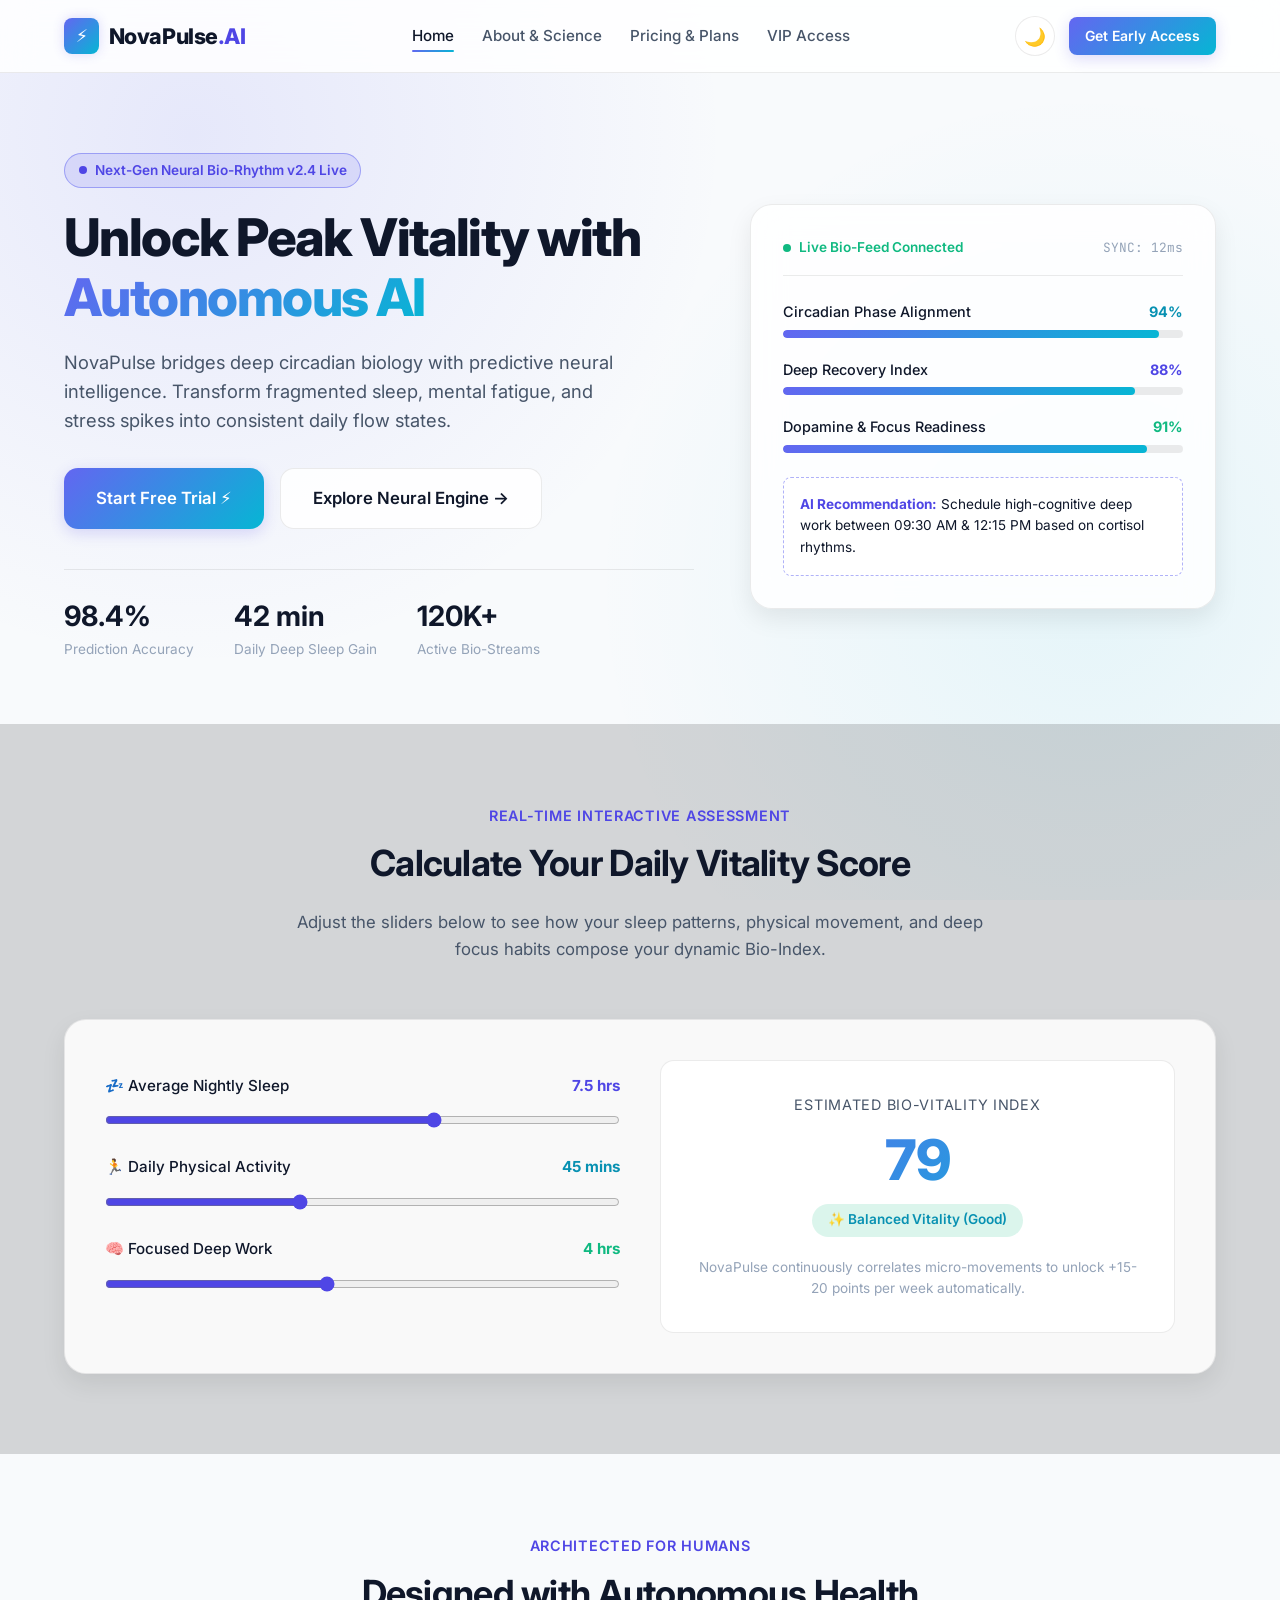
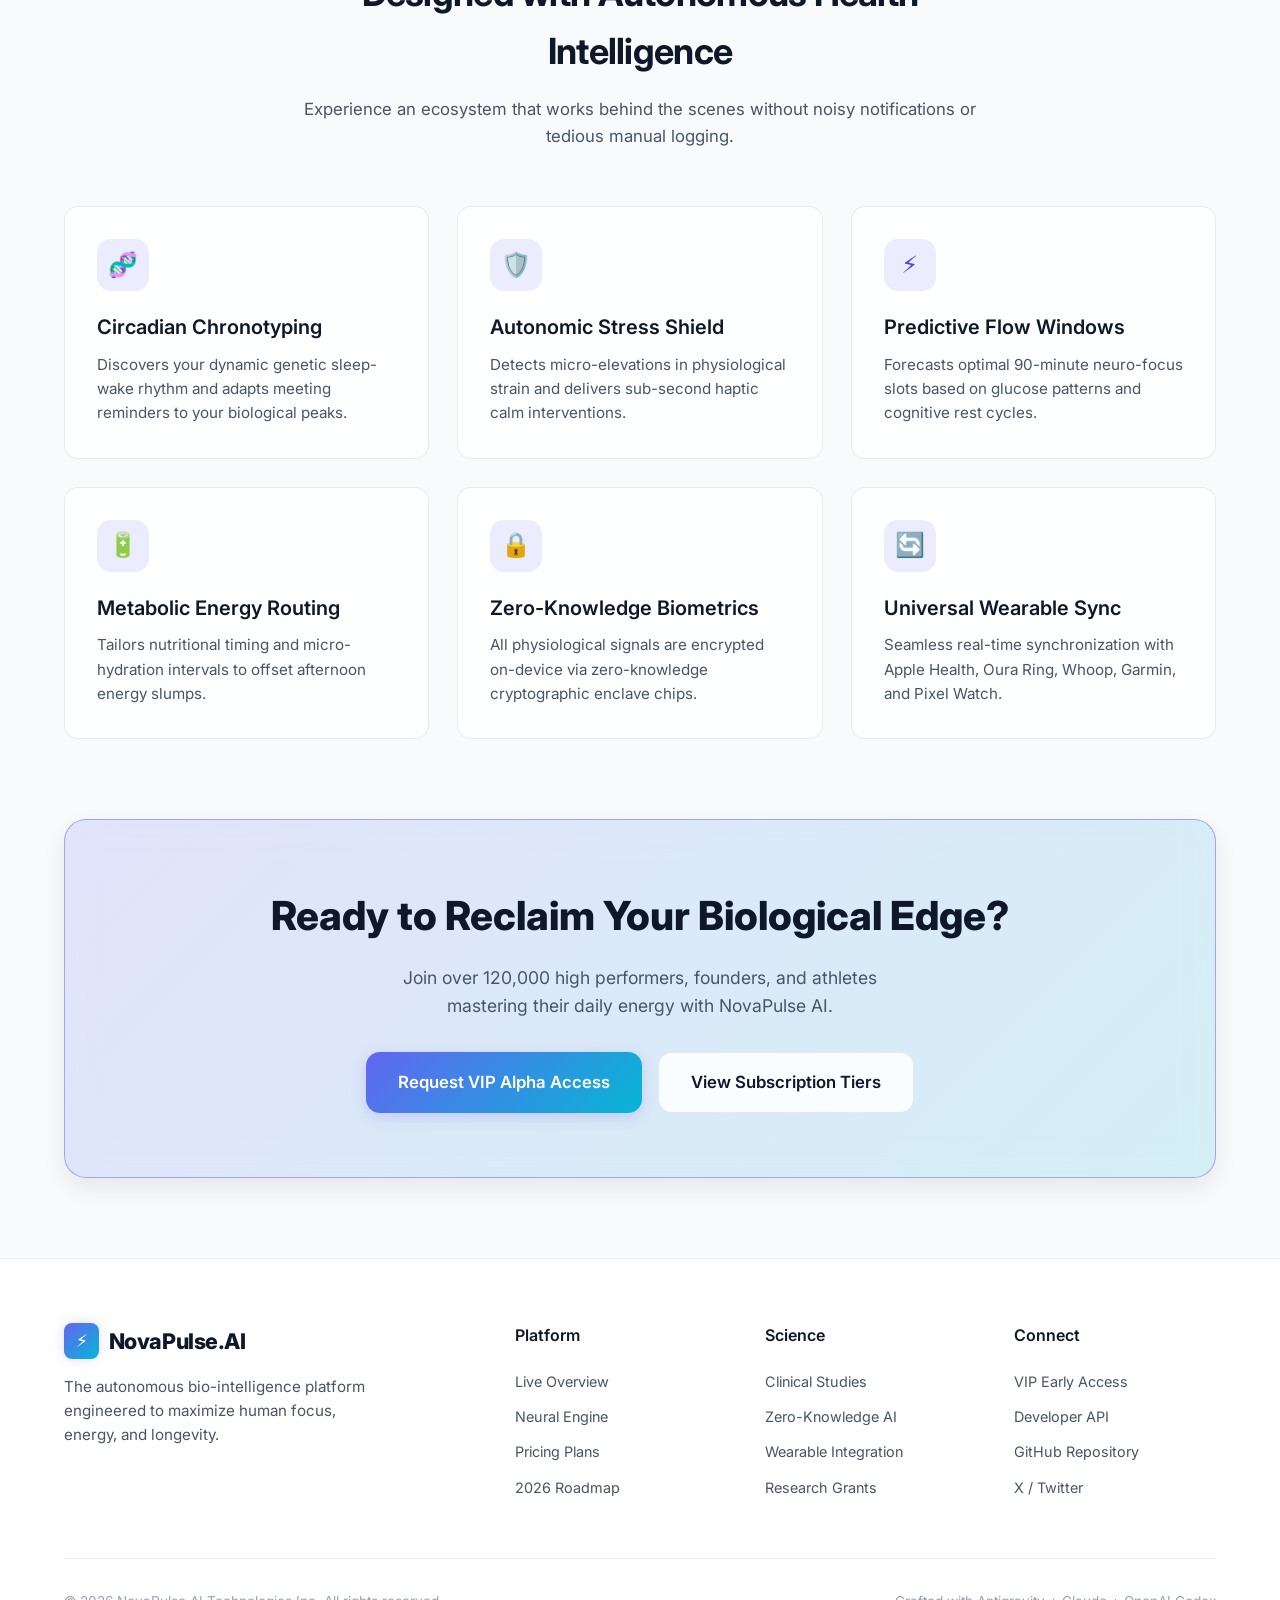
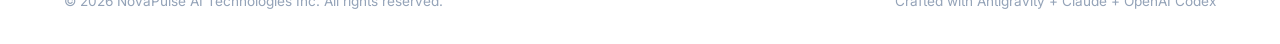
<file: index.html>
﻿<!DOCTYPE html>
<html lang="en" data-theme="dark">
<head>
  <meta charset="UTF-8">
  <meta name="viewport" content="width=device-width, initial-scale=1.0">
  <title>NovaPulse AI - Intelligent Wellness & Vitality Optimization Platform</title>
  <meta name="description" content="Harness autonomous neural bio-intelligence to balance sleep, focus, and energy. NovaPulse AI is your real-time vitality companion.">
  
  <!-- OpenGraph / Social Meta Tags -->
  <meta property="og:type" content="website">
  <meta property="og:title" content="NovaPulse AI - Autonomous Vitality Optimization">
  <meta property="og:description" content="AI-driven bio-rhythm sync, focus optimization, and predictive recovery intelligence.">
  <meta property="og:url" content="https://novapulse-ai.vercel.app">
  <meta name="twitter:card" content="summary_large_image">

  <!-- Favicon / Fonts -->
  <link rel="preconnect" href="https://fonts.googleapis.com">
  <link rel="preconnect" href="https://fonts.gstatic.com" crossorigin>
  <link href="https://fonts.googleapis.com/css2?family=Inter:wght@400;500;600;700;800&family=JetBrains+Mono:wght@500;700&display=swap" rel="stylesheet">
  
  <!-- Stylesheet -->
  <link rel="stylesheet" href="css/style.css">

  <!-- Schema.org Structured Data -->
  <script type="application/ld+json">
  {
    "@context": "https://schema.org",
    "@type": "SoftwareApplication",
    "name": "NovaPulse AI",
    "operatingSystem": "Web, iOS, Android",
    "applicationCategory": "HealthApplication",
    "offers": {
      "@type": "Offer",
      "price": "0.00",
      "priceCurrency": "USD"
    },
    "description": "Autonomous AI bio-intelligence platform for sleep, focus, and health optimization."
  }
  </script>
</head>
<body>

  <!-- Site Navigation -->
  <header class="site-header">
    <div class="container nav-container">
      <a href="index.html" class="logo" aria-label="NovaPulse Home">
        <div class="logo-icon">⚡</div>
        <span>NovaPulse<span style="color: var(--accent-primary)">.AI</span></span>
      </a>

      <nav>
        <ul class="nav-links" id="nav-links">
          <li><a href="index.html" class="nav-link active">Home</a></li>
          <li><a href="about.html" class="nav-link">About & Science</a></li>
          <li><a href="pricing.html" class="nav-link">Pricing & Plans</a></li>
          <li><a href="contact.html" class="nav-link">VIP Access</a></li>
        </ul>
      </nav>

      <div class="nav-actions">
        <button id="theme-toggle-btn" class="theme-toggle-btn" aria-label="Toggle light or dark theme">☀️</button>
        <a href="contact.html" class="btn btn-primary btn-sm">Get Early Access</a>
        <button id="mobile-menu-btn" class="mobile-menu-btn" aria-label="Toggle navigation menu" aria-expanded="false">☰</button>
      </div>
    </div>
  </header>

  <main>
    <!-- Hero Section -->
    <section class="hero">
      <div class="container hero-grid">
        <div class="hero-content">
          <div class="badge">
            <span class="badge-dot"></span>
            <span>Next-Gen Neural Bio-Rhythm v2.4 Live</span>
          </div>
          <h1 class="hero-title">
            Unlock Peak Vitality with <span class="gradient-text">Autonomous AI</span>
          </h1>
          <p class="hero-description">
            NovaPulse bridges deep circadian biology with predictive neural intelligence. Transform fragmented sleep, mental fatigue, and stress spikes into consistent daily flow states.
          </p>

          <div class="hero-cta">
            <a href="contact.html" class="btn btn-primary btn-lg">Start Free Trial ⚡</a>
            <a href="about.html" class="btn btn-secondary btn-lg">Explore Neural Engine →</a>
          </div>

          <div class="hero-stats">
            <div class="stat-item">
              <span class="stat-number">98.4%</span>
              <span class="stat-label">Prediction Accuracy</span>
            </div>
            <div class="stat-item">
              <span class="stat-number">42 min</span>
              <span class="stat-label">Daily Deep Sleep Gain</span>
            </div>
            <div class="stat-item">
              <span class="stat-number">120K+</span>
              <span class="stat-label">Active Bio-Streams</span>
            </div>
          </div>
        </div>

        <!-- Interactive Hero Card -->
        <div class="hero-visual">
          <div class="glass-card interactive-preview">
            <div class="live-indicator">
              <div class="pulse-node">Live Bio-Feed Connected</div>
              <span style="font-size: 0.8rem; color: var(--text-muted); font-family: var(--font-mono);">SYNC: 12ms</span>
            </div>

            <div class="metric-row">
              <div class="metric-header">
                <span>Circadian Phase Alignment</span>
                <span style="color: var(--accent-secondary); font-weight: 700;">94%</span>
              </div>
              <div class="metric-bar-bg">
                <div class="metric-bar-fill" style="width: 94%;"></div>
              </div>
            </div>

            <div class="metric-row">
              <div class="metric-header">
                <span>Deep Recovery Index</span>
                <span style="color: var(--accent-primary); font-weight: 700;">88%</span>
              </div>
              <div class="metric-bar-bg">
                <div class="metric-bar-fill" style="width: 88%;"></div>
              </div>
            </div>

            <div class="metric-row">
              <div class="metric-header">
                <span>Dopamine & Focus Readiness</span>
                <span style="color: var(--success); font-weight: 700;">91%</span>
              </div>
              <div class="metric-bar-bg">
                <div class="metric-bar-fill" style="width: 91%;"></div>
              </div>
            </div>

            <div style="margin-top: 1.5rem; padding: 1rem; background: var(--bg-secondary); border-radius: var(--radius-sm); border: 1px dashed var(--border-highlight); font-size: 0.85rem;">
              <strong style="color: var(--accent-primary);">AI Recommendation:</strong> Schedule high-cognitive deep work between 09:30 AM & 12:15 PM based on cortisol rhythms.
            </div>
          </div>
        </div>
      </div>
    </section>

    <!-- Interactive Vitality Score Calculator Section -->
    <section class="section" style="background: rgba(0,0,0,0.15);">
      <div class="container">
        <div class="section-header">
          <div class="section-subtitle">Real-Time Interactive Assessment</div>
          <h2 class="section-title">Calculate Your Daily Vitality Score</h2>
          <p class="section-description">
            Adjust the sliders below to see how your sleep patterns, physical movement, and deep focus habits compose your dynamic Bio-Index.
          </p>
        </div>

        <div class="calculator-card">
          <div class="calc-grid">
            <div class="calc-inputs">
              <div class="calc-control">
                <div class="calc-label">
                  <span>💤 Average Nightly Sleep</span>
                  <span id="calc-sleep-val" style="color: var(--accent-primary); font-weight: 700;">7.5 hrs</span>
                </div>
                <input type="range" id="calc-sleep" class="calc-slider" min="3" max="10" step="0.5" value="7.5" aria-label="Sleep hours slider">
              </div>

              <div class="calc-control">
                <div class="calc-label">
                  <span>🏃 Daily Physical Activity</span>
                  <span id="calc-activity-val" style="color: var(--accent-secondary); font-weight: 700;">45 mins</span>
                </div>
                <input type="range" id="calc-activity" class="calc-slider" min="0" max="120" step="5" value="45" aria-label="Physical activity slider">
              </div>

              <div class="calc-control">
                <div class="calc-label">
                  <span>🧠 Focused Deep Work</span>
                  <span id="calc-focus-val" style="color: var(--success); font-weight: 700;">4 hrs</span>
                </div>
                <input type="range" id="calc-focus" class="calc-slider" min="1" max="8" step="0.5" value="4" aria-label="Focused work slider">
              </div>
            </div>

            <div class="calc-result-box">
              <div style="font-size: 0.9rem; color: var(--text-secondary); text-transform: uppercase; letter-spacing: 0.05em;">Estimated Bio-Vitality Index</div>
              <div class="calc-result-value" id="calc-score-result">84</div>
              <div class="calc-result-tag" id="calc-badge-result">✨ Balanced Vitality (Good)</div>
              <p style="margin-top: 1.25rem; font-size: 0.85rem; color: var(--text-muted);">
                NovaPulse continuously correlates micro-movements to unlock +15-20 points per week automatically.
              </p>
            </div>
          </div>
        </div>
      </div>
    </section>

    <!-- Core Features Section -->
    <section class="section">
      <div class="container">
        <div class="section-header">
          <div class="section-subtitle">Architected For Humans</div>
          <h2 class="section-title">Designed with Autonomous Health Intelligence</h2>
          <p class="section-description">
            Experience an ecosystem that works behind the scenes without noisy notifications or tedious manual logging.
          </p>
        </div>

        <div class="features-grid">
          <article class="feature-card">
            <div class="feature-icon">🧬</div>
            <h3 class="feature-title">Circadian Chronotyping</h3>
            <p class="feature-text">Discovers your dynamic genetic sleep-wake rhythm and adapts meeting reminders to your biological peaks.</p>
          </article>

          <article class="feature-card">
            <div class="feature-icon">🛡️</div>
            <h3 class="feature-title">Autonomic Stress Shield</h3>
            <p class="feature-text">Detects micro-elevations in physiological strain and delivers sub-second haptic calm interventions.</p>
          </article>

          <article class="feature-card">
            <div class="feature-icon">⚡</div>
            <h3 class="feature-title">Predictive Flow Windows</h3>
            <p class="feature-text">Forecasts optimal 90-minute neuro-focus slots based on glucose patterns and cognitive rest cycles.</p>
          </article>

          <article class="feature-card">
            <div class="feature-icon">🔋</div>
            <h3 class="feature-title">Metabolic Energy Routing</h3>
            <p class="feature-text">Tailors nutritional timing and micro-hydration intervals to offset afternoon energy slumps.</p>
          </article>

          <article class="feature-card">
            <div class="feature-icon">🔒</div>
            <h3 class="feature-title">Zero-Knowledge Biometrics</h3>
            <p class="feature-text">All physiological signals are encrypted on-device via zero-knowledge cryptographic enclave chips.</p>
          </article>

          <article class="feature-card">
            <div class="feature-icon">🔄</div>
            <h3 class="feature-title">Universal Wearable Sync</h3>
            <p class="feature-text">Seamless real-time synchronization with Apple Health, Oura Ring, Whoop, Garmin, and Pixel Watch.</p>
          </article>
        </div>
      </div>
    </section>

    <!-- Call to Action Banner -->
    <section class="section" style="padding-top: 0;">
      <div class="container">
        <div class="glass-card" style="text-align: center; padding: 4rem 2rem; background: linear-gradient(135deg, rgba(99, 102, 241, 0.15) 0%, rgba(6, 182, 212, 0.15) 100%); border-color: var(--border-highlight);">
          <h2 style="font-size: 2.5rem; font-weight: 800; margin-bottom: 1rem;">Ready to Reclaim Your Biological Edge?</h2>
          <p style="color: var(--text-secondary); max-width: 32rem; margin: 0 auto 2rem; font-size: 1.1rem;">
            Join over 120,000 high performers, founders, and athletes mastering their daily energy with NovaPulse AI.
          </p>
          <div style="display: flex; gap: 1rem; justify-content: center; flex-wrap: wrap;">
            <a href="contact.html" class="btn btn-primary btn-lg">Request VIP Alpha Access</a>
            <a href="pricing.html" class="btn btn-secondary btn-lg">View Subscription Tiers</a>
          </div>
        </div>
      </div>
    </section>
  </main>

  <!-- Site Footer -->
  <footer class="site-footer">
    <div class="container">
      <div class="footer-grid">
        <div class="footer-about">
          <div class="logo">
            <div class="logo-icon">⚡</div>
            <span>NovaPulse.AI</span>
          </div>
          <p>The autonomous bio-intelligence platform engineered to maximize human focus, energy, and longevity.</p>
        </div>

        <div>
          <h4 class="footer-heading">Platform</h4>
          <ul class="footer-links">
            <li><a href="index.html">Live Overview</a></li>
            <li><a href="about.html">Neural Engine</a></li>
            <li><a href="pricing.html">Pricing Plans</a></li>
            <li><a href="about.html#roadmap">2026 Roadmap</a></li>
          </ul>
        </div>

        <div>
          <h4 class="footer-heading">Science</h4>
          <ul class="footer-links">
            <li><a href="about.html#research">Clinical Studies</a></li>
            <li><a href="about.html#privacy">Zero-Knowledge AI</a></li>
            <li><a href="about.html#biometrics">Wearable Integration</a></li>
            <li><a href="contact.html">Research Grants</a></li>
          </ul>
        </div>

        <div>
          <h4 class="footer-heading">Connect</h4>
          <ul class="footer-links">
            <li><a href="contact.html">VIP Early Access</a></li>
            <li><a href="contact.html#support">Developer API</a></li>
            <li><a href="https://github.com" target="_blank" rel="noopener">GitHub Repository</a></li>
            <li><a href="https://twitter.com" target="_blank" rel="noopener">X / Twitter</a></li>
          </ul>
        </div>
      </div>

      <div class="footer-bottom">
        <span>© 2026 NovaPulse AI Technologies Inc. All rights reserved.</span>
        <span>Crafted with Antigravity + Claude + OpenAI Codex</span>
      </div>
    </div>
  </footer>

  <script src="js/app.js"></script>
</body>
</html>
</file>
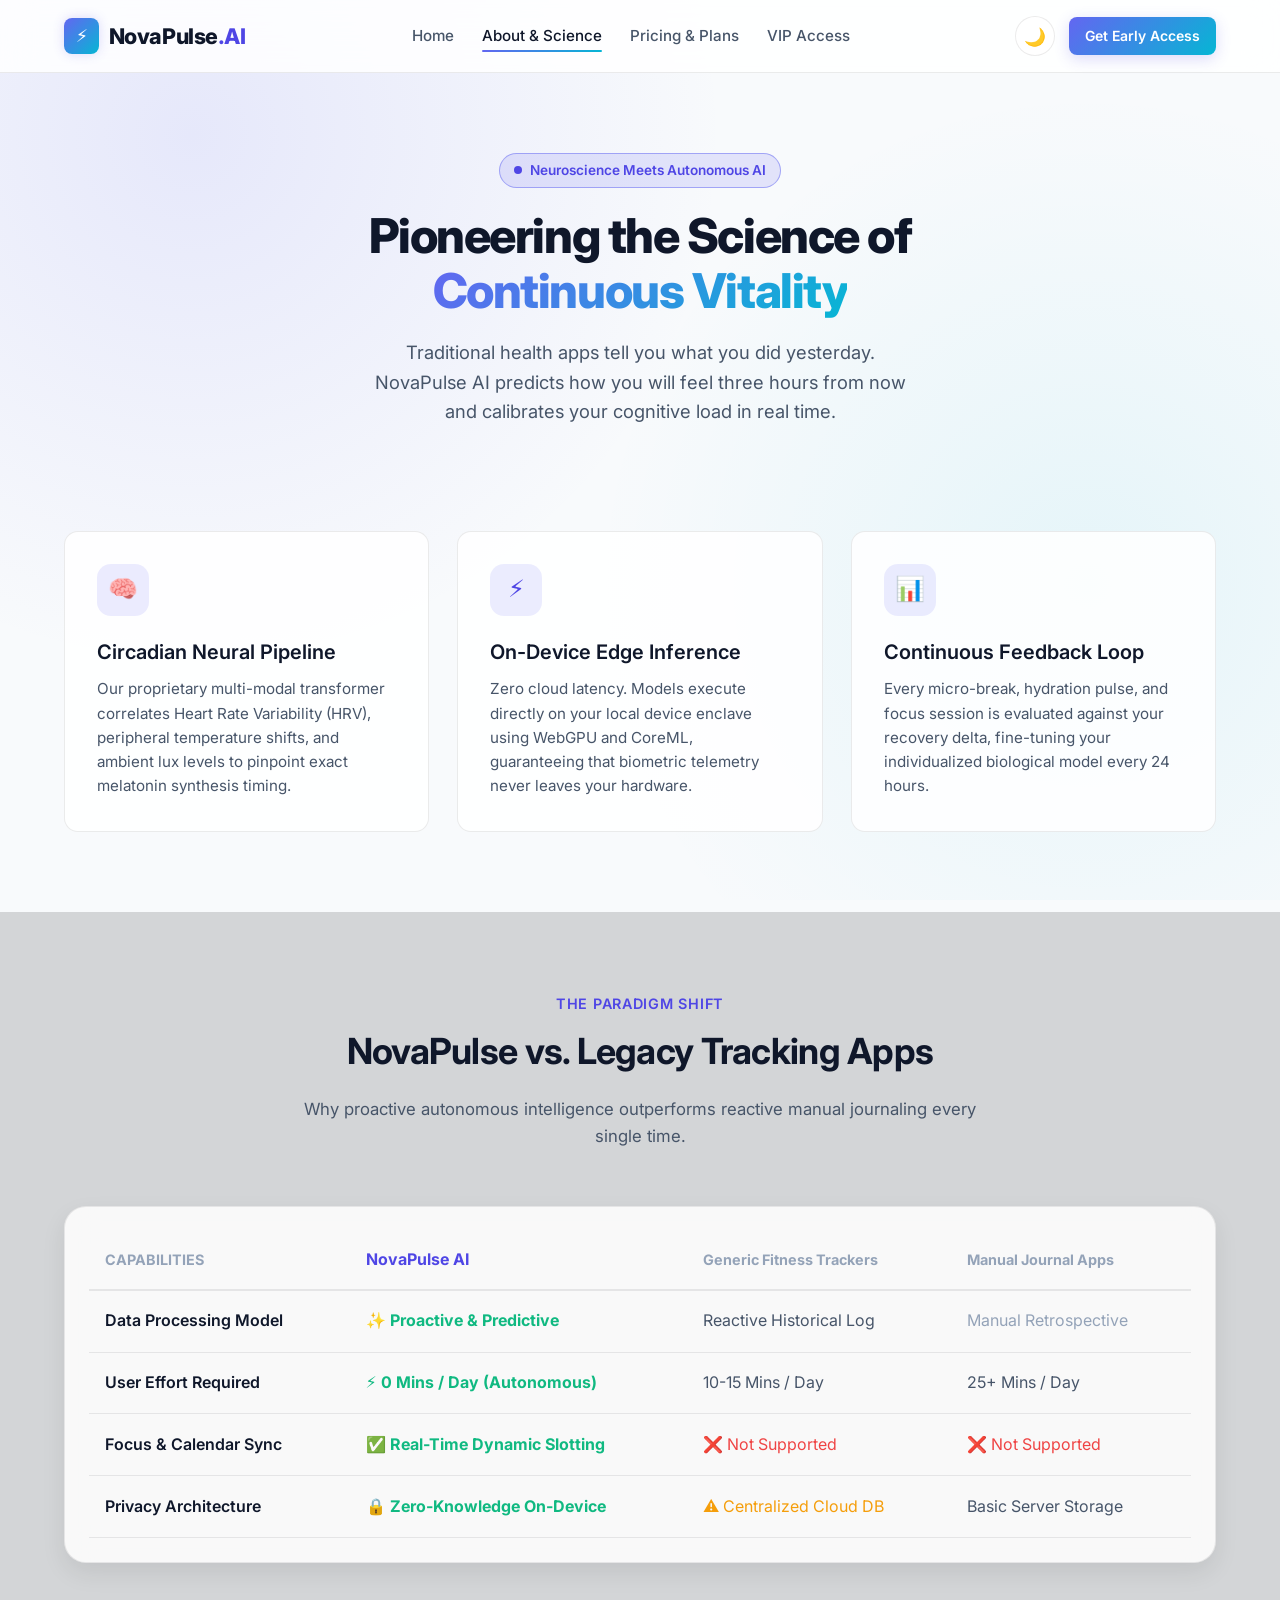
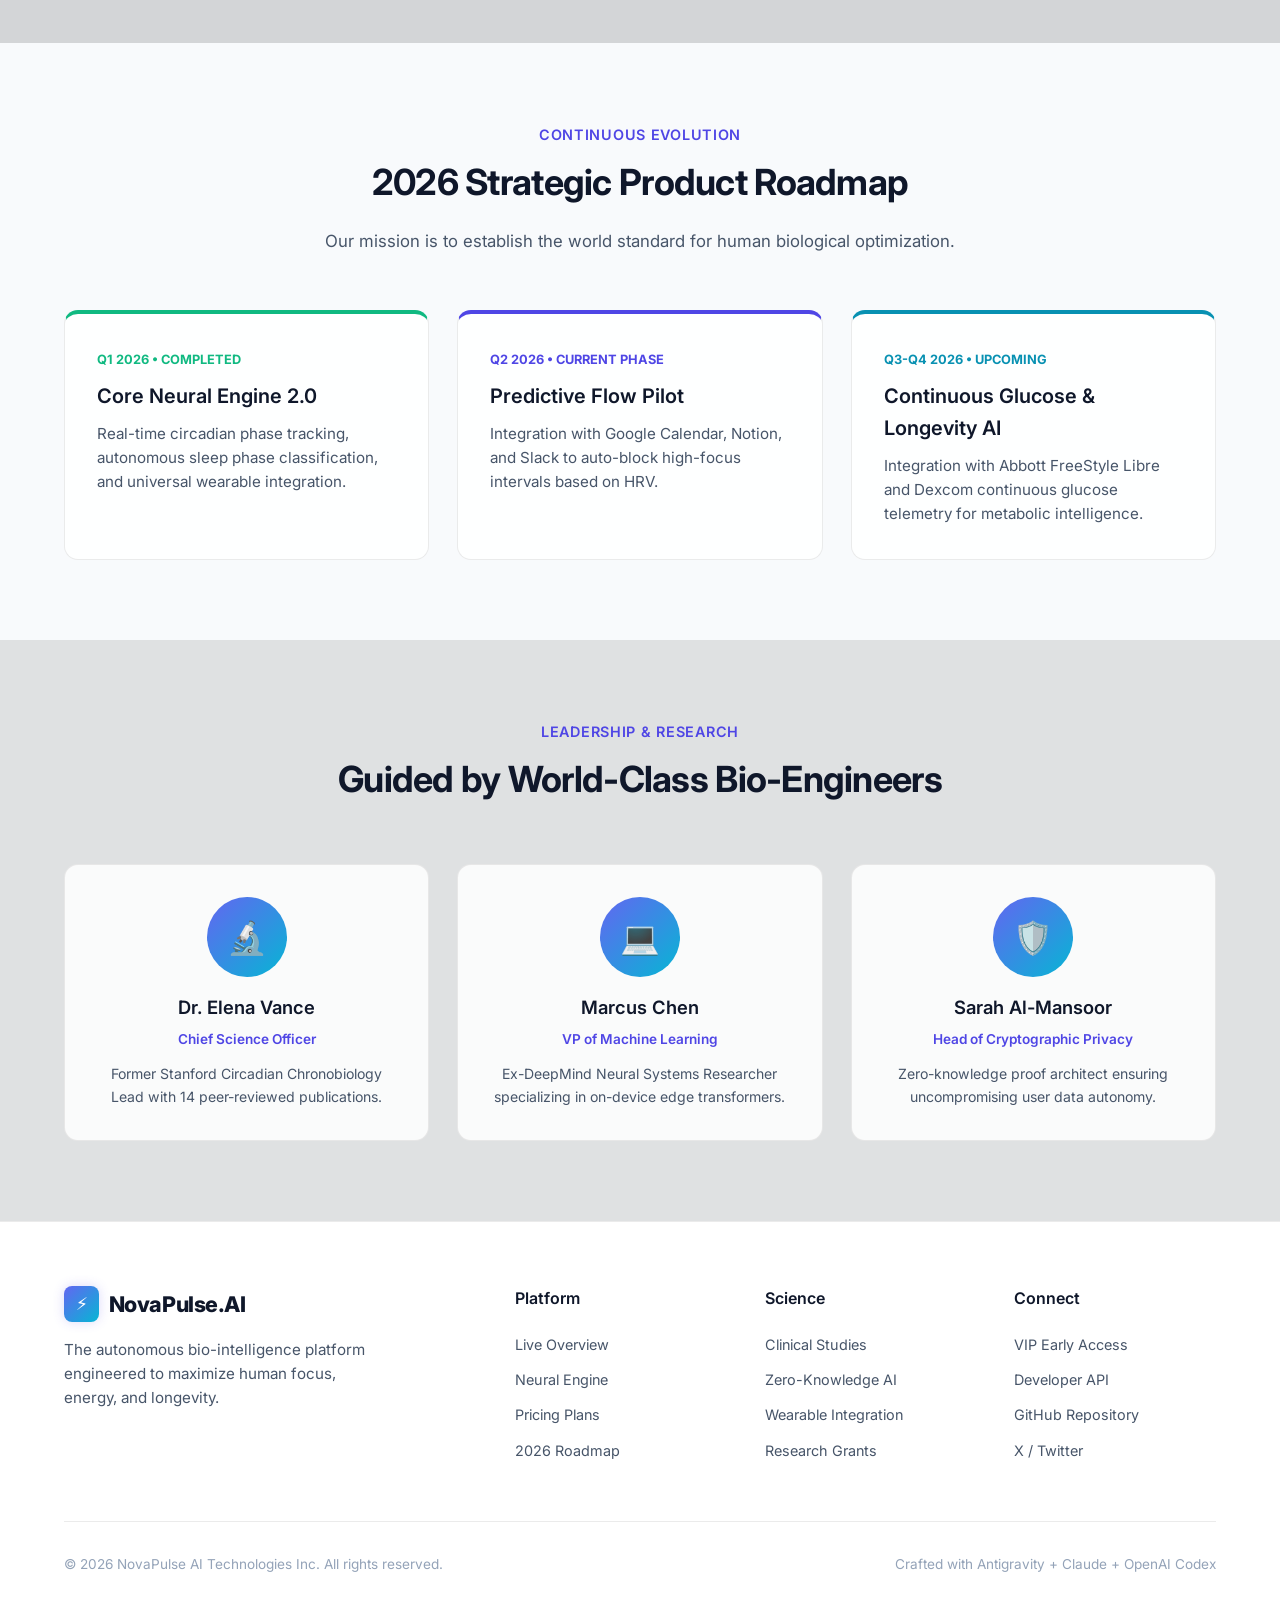
<file: about.html>
﻿<!DOCTYPE html>
<html lang="en" data-theme="dark">
<head>
  <meta charset="UTF-8">
  <meta name="viewport" content="width=device-width, initial-scale=1.0">
  <title>About & Science - NovaPulse AI Neural Bio-Intelligence</title>
  <meta name="description" content="Discover how NovaPulse AI bridges circadian neurobiology, edge biometric processing, and predictive machine learning models.">
  
  <link rel="preconnect" href="https://fonts.googleapis.com">
  <link rel="preconnect" href="https://fonts.gstatic.com" crossorigin>
  <link href="https://fonts.googleapis.com/css2?family=Inter:wght@400;500;600;700;800&family=JetBrains+Mono:wght@500;700&display=swap" rel="stylesheet">
  
  <link rel="stylesheet" href="css/style.css">
</head>
<body>

  <!-- Site Navigation -->
  <header class="site-header">
    <div class="container nav-container">
      <a href="index.html" class="logo" aria-label="NovaPulse Home">
        <div class="logo-icon">⚡</div>
        <span>NovaPulse<span style="color: var(--accent-primary)">.AI</span></span>
      </a>

      <nav>
        <ul class="nav-links" id="nav-links">
          <li><a href="index.html" class="nav-link">Home</a></li>
          <li><a href="about.html" class="nav-link active">About & Science</a></li>
          <li><a href="pricing.html" class="nav-link">Pricing & Plans</a></li>
          <li><a href="contact.html" class="nav-link">VIP Access</a></li>
        </ul>
      </nav>

      <div class="nav-actions">
        <button id="theme-toggle-btn" class="theme-toggle-btn" aria-label="Toggle light or dark theme">☀️</button>
        <a href="contact.html" class="btn btn-primary btn-sm">Get Early Access</a>
        <button id="mobile-menu-btn" class="mobile-menu-btn" aria-label="Toggle navigation menu" aria-expanded="false">☰</button>
      </div>
    </div>
  </header>

  <main>
    <!-- About Hero -->
    <section class="hero" style="padding-bottom: 2rem;">
      <div class="container" style="text-align: center; max-width: 52rem;">
        <div class="badge">
          <span class="badge-dot"></span>
          <span>Neuroscience Meets Autonomous AI</span>
        </div>
        <h1 class="hero-title" style="font-size: 3rem;">
          Pioneering the Science of <span class="gradient-text">Continuous Vitality</span>
        </h1>
        <p class="hero-description" style="margin: 0 auto 2.5rem; font-size: 1.15rem;">
          Traditional health apps tell you what you did yesterday. NovaPulse AI predicts how you will feel three hours from now and calibrates your cognitive load in real time.
        </p>
      </div>
    </section>

    <!-- Architecture & Science Breakdown -->
    <section class="section" style="padding-top: 2rem;">
      <div class="container">
        <div class="features-grid">
          <div class="feature-card">
            <div class="feature-icon">🧠</div>
            <h3 class="feature-title">Circadian Neural Pipeline</h3>
            <p class="feature-text">
              Our proprietary multi-modal transformer correlates Heart Rate Variability (HRV), peripheral temperature shifts, and ambient lux levels to pinpoint exact melatonin synthesis timing.
            </p>
          </div>

          <div class="feature-card">
            <div class="feature-icon">⚡</div>
            <h3 class="feature-title">On-Device Edge Inference</h3>
            <p class="feature-text">
              Zero cloud latency. Models execute directly on your local device enclave using WebGPU and CoreML, guaranteeing that biometric telemetry never leaves your hardware.
            </p>
          </div>

          <div class="feature-card">
            <div class="feature-icon">📊</div>
            <h3 class="feature-title">Continuous Feedback Loop</h3>
            <p class="feature-text">
              Every micro-break, hydration pulse, and focus session is evaluated against your recovery delta, fine-tuning your individualized biological model every 24 hours.
            </p>
          </div>
        </div>
      </div>
    </section>

    <!-- Comparison Matrix Section -->
    <section class="section" style="background: rgba(0,0,0,0.15);">
      <div class="container">
        <div class="section-header">
          <div class="section-subtitle">The Paradigm Shift</div>
          <h2 class="section-title">NovaPulse vs. Legacy Tracking Apps</h2>
          <p class="section-description">
            Why proactive autonomous intelligence outperforms reactive manual journaling every single time.
          </p>
        </div>

        <div class="glass-card" style="overflow-x: auto; padding: 1.5rem;">
          <table style="width: 100%; border-collapse: collapse; min-width: 580px; text-align: left;">
            <thead>
              <tr style="border-bottom: 2px solid var(--border-color);">
                <th style="padding: 1rem; color: var(--text-muted); font-size: 0.9rem; text-transform: uppercase;">Capabilities</th>
                <th style="padding: 1rem; color: var(--accent-primary); font-size: 1rem;">NovaPulse AI</th>
                <th style="padding: 1rem; color: var(--text-muted); font-size: 0.9rem;">Generic Fitness Trackers</th>
                <th style="padding: 1rem; color: var(--text-muted); font-size: 0.9rem;">Manual Journal Apps</th>
              </tr>
            </thead>
            <tbody>
              <tr style="border-bottom: 1px solid var(--border-color);">
                <td style="padding: 1.1rem 1rem; font-weight: 600;">Data Processing Model</td>
                <td style="padding: 1.1rem 1rem; color: var(--success); font-weight: 700;">✨ Proactive & Predictive</td>
                <td style="padding: 1.1rem 1rem; color: var(--text-secondary);">Reactive Historical Log</td>
                <td style="padding: 1.1rem 1rem; color: var(--text-muted);">Manual Retrospective</td>
              </tr>
              <tr style="border-bottom: 1px solid var(--border-color);">
                <td style="padding: 1.1rem 1rem; font-weight: 600;">User Effort Required</td>
                <td style="padding: 1.1rem 1rem; color: var(--success); font-weight: 700;">⚡ 0 Mins / Day (Autonomous)</td>
                <td style="padding: 1.1rem 1rem; color: var(--text-secondary);">10-15 Mins / Day</td>
                <td style="padding: 1.1rem 1rem; color: var(--text-secondary);">25+ Mins / Day</td>
              </tr>
              <tr style="border-bottom: 1px solid var(--border-color);">
                <td style="padding: 1.1rem 1rem; font-weight: 600;">Focus & Calendar Sync</td>
                <td style="padding: 1.1rem 1rem; color: var(--success); font-weight: 700;">✅ Real-Time Dynamic Slotting</td>
                <td style="padding: 1.1rem 1rem; color: var(--danger);">❌ Not Supported</td>
                <td style="padding: 1.1rem 1rem; color: var(--danger);">❌ Not Supported</td>
              </tr>
              <tr style="border-bottom: 1px solid var(--border-color);">
                <td style="padding: 1.1rem 1rem; font-weight: 600;">Privacy Architecture</td>
                <td style="padding: 1.1rem 1rem; color: var(--success); font-weight: 700;">🔒 Zero-Knowledge On-Device</td>
                <td style="padding: 1.1rem 1rem; color: var(--warning);">⚠️ Centralized Cloud DB</td>
                <td style="padding: 1.1rem 1rem; color: var(--text-secondary);">Basic Server Storage</td>
              </tr>
            </tbody>
          </table>
        </div>
      </div>
    </section>

    <!-- Product Roadmap Section -->
    <section class="section" id="roadmap">
      <div class="container">
        <div class="section-header">
          <div class="section-subtitle">Continuous Evolution</div>
          <h2 class="section-title">2026 Strategic Product Roadmap</h2>
          <p class="section-description">
            Our mission is to establish the world standard for human biological optimization.
          </p>
        </div>

        <div class="features-grid">
          <div class="feature-card" style="border-top: 4px solid var(--success);">
            <span style="font-size: 0.8rem; font-weight: 700; color: var(--success); text-transform: uppercase;">Q1 2026 • Completed</span>
            <h3 class="feature-title" style="margin-top: 0.5rem;">Core Neural Engine 2.0</h3>
            <p class="feature-text">Real-time circadian phase tracking, autonomous sleep phase classification, and universal wearable integration.</p>
          </div>

          <div class="feature-card" style="border-top: 4px solid var(--accent-primary);">
            <span style="font-size: 0.8rem; font-weight: 700; color: var(--accent-primary); text-transform: uppercase;">Q2 2026 • Current Phase</span>
            <h3 class="feature-title" style="margin-top: 0.5rem;">Predictive Flow Pilot</h3>
            <p class="feature-text">Integration with Google Calendar, Notion, and Slack to auto-block high-focus intervals based on HRV.</p>
          </div>

          <div class="feature-card" style="border-top: 4px solid var(--accent-secondary);">
            <span style="font-size: 0.8rem; font-weight: 700; color: var(--accent-secondary); text-transform: uppercase;">Q3-Q4 2026 • Upcoming</span>
            <h3 class="feature-title" style="margin-top: 0.5rem;">Continuous Glucose & Longevity AI</h3>
            <p class="feature-text">Integration with Abbott FreeStyle Libre and Dexcom continuous glucose telemetry for metabolic intelligence.</p>
          </div>
        </div>
      </div>
    </section>

    <!-- Scientific Advisory Board -->
    <section class="section" id="research" style="background: rgba(0,0,0,0.1);">
      <div class="container">
        <div class="section-header">
          <div class="section-subtitle">Leadership & Research</div>
          <h2 class="section-title">Guided by World-Class Bio-Engineers</h2>
        </div>

        <div class="features-grid" style="grid-template-columns: repeat(auto-fit, minmax(260px, 1fr));">
          <div class="feature-card" style="text-align: center;">
            <div style="width: 5rem; height: 5rem; border-radius: 50%; background: var(--accent-gradient); margin: 0 auto 1rem; display: flex; align-items: center; justify-content: center; font-size: 2rem; color: #fff;">🔬</div>
            <h3 class="feature-title" style="font-size: 1.15rem; margin-bottom: 0.2rem;">Dr. Elena Vance</h3>
            <span style="color: var(--accent-primary); font-size: 0.85rem; font-weight: 600;">Chief Science Officer</span>
            <p class="feature-text" style="margin-top: 0.75rem; font-size: 0.88rem;">Former Stanford Circadian Chronobiology Lead with 14 peer-reviewed publications.</p>
          </div>

          <div class="feature-card" style="text-align: center;">
            <div style="width: 5rem; height: 5rem; border-radius: 50%; background: var(--accent-gradient); margin: 0 auto 1rem; display: flex; align-items: center; justify-content: center; font-size: 2rem; color: #fff;">💻</div>
            <h3 class="feature-title" style="font-size: 1.15rem; margin-bottom: 0.2rem;">Marcus Chen</h3>
            <span style="color: var(--accent-primary); font-size: 0.85rem; font-weight: 600;">VP of Machine Learning</span>
            <p class="feature-text" style="margin-top: 0.75rem; font-size: 0.88rem;">Ex-DeepMind Neural Systems Researcher specializing in on-device edge transformers.</p>
          </div>

          <div class="feature-card" style="text-align: center;">
            <div style="width: 5rem; height: 5rem; border-radius: 50%; background: var(--accent-gradient); margin: 0 auto 1rem; display: flex; align-items: center; justify-content: center; font-size: 2rem; color: #fff;">🛡️</div>
            <h3 class="feature-title" style="font-size: 1.15rem; margin-bottom: 0.2rem;">Sarah Al-Mansoor</h3>
            <span style="color: var(--accent-primary); font-size: 0.85rem; font-weight: 600;">Head of Cryptographic Privacy</span>
            <p class="feature-text" style="margin-top: 0.75rem; font-size: 0.88rem;">Zero-knowledge proof architect ensuring uncompromising user data autonomy.</p>
          </div>
        </div>
      </div>
    </section>
  </main>

  <!-- Site Footer -->
  <footer class="site-footer">
    <div class="container">
      <div class="footer-grid">
        <div class="footer-about">
          <div class="logo">
            <div class="logo-icon">⚡</div>
            <span>NovaPulse.AI</span>
          </div>
          <p>The autonomous bio-intelligence platform engineered to maximize human focus, energy, and longevity.</p>
        </div>

        <div>
          <h4 class="footer-heading">Platform</h4>
          <ul class="footer-links">
            <li><a href="index.html">Live Overview</a></li>
            <li><a href="about.html">Neural Engine</a></li>
            <li><a href="pricing.html">Pricing Plans</a></li>
            <li><a href="about.html#roadmap">2026 Roadmap</a></li>
          </ul>
        </div>

        <div>
          <h4 class="footer-heading">Science</h4>
          <ul class="footer-links">
            <li><a href="about.html#research">Clinical Studies</a></li>
            <li><a href="about.html#privacy">Zero-Knowledge AI</a></li>
            <li><a href="about.html#biometrics">Wearable Integration</a></li>
            <li><a href="contact.html">Research Grants</a></li>
          </ul>
        </div>

        <div>
          <h4 class="footer-heading">Connect</h4>
          <ul class="footer-links">
            <li><a href="contact.html">VIP Early Access</a></li>
            <li><a href="contact.html#support">Developer API</a></li>
            <li><a href="https://github.com" target="_blank" rel="noopener">GitHub Repository</a></li>
            <li><a href="https://twitter.com" target="_blank" rel="noopener">X / Twitter</a></li>
          </ul>
        </div>
      </div>

      <div class="footer-bottom">
        <span>© 2026 NovaPulse AI Technologies Inc. All rights reserved.</span>
        <span>Crafted with Antigravity + Claude + OpenAI Codex</span>
      </div>
    </div>
  </footer>

  <script src="js/app.js"></script>
</body>
</html>
</file>
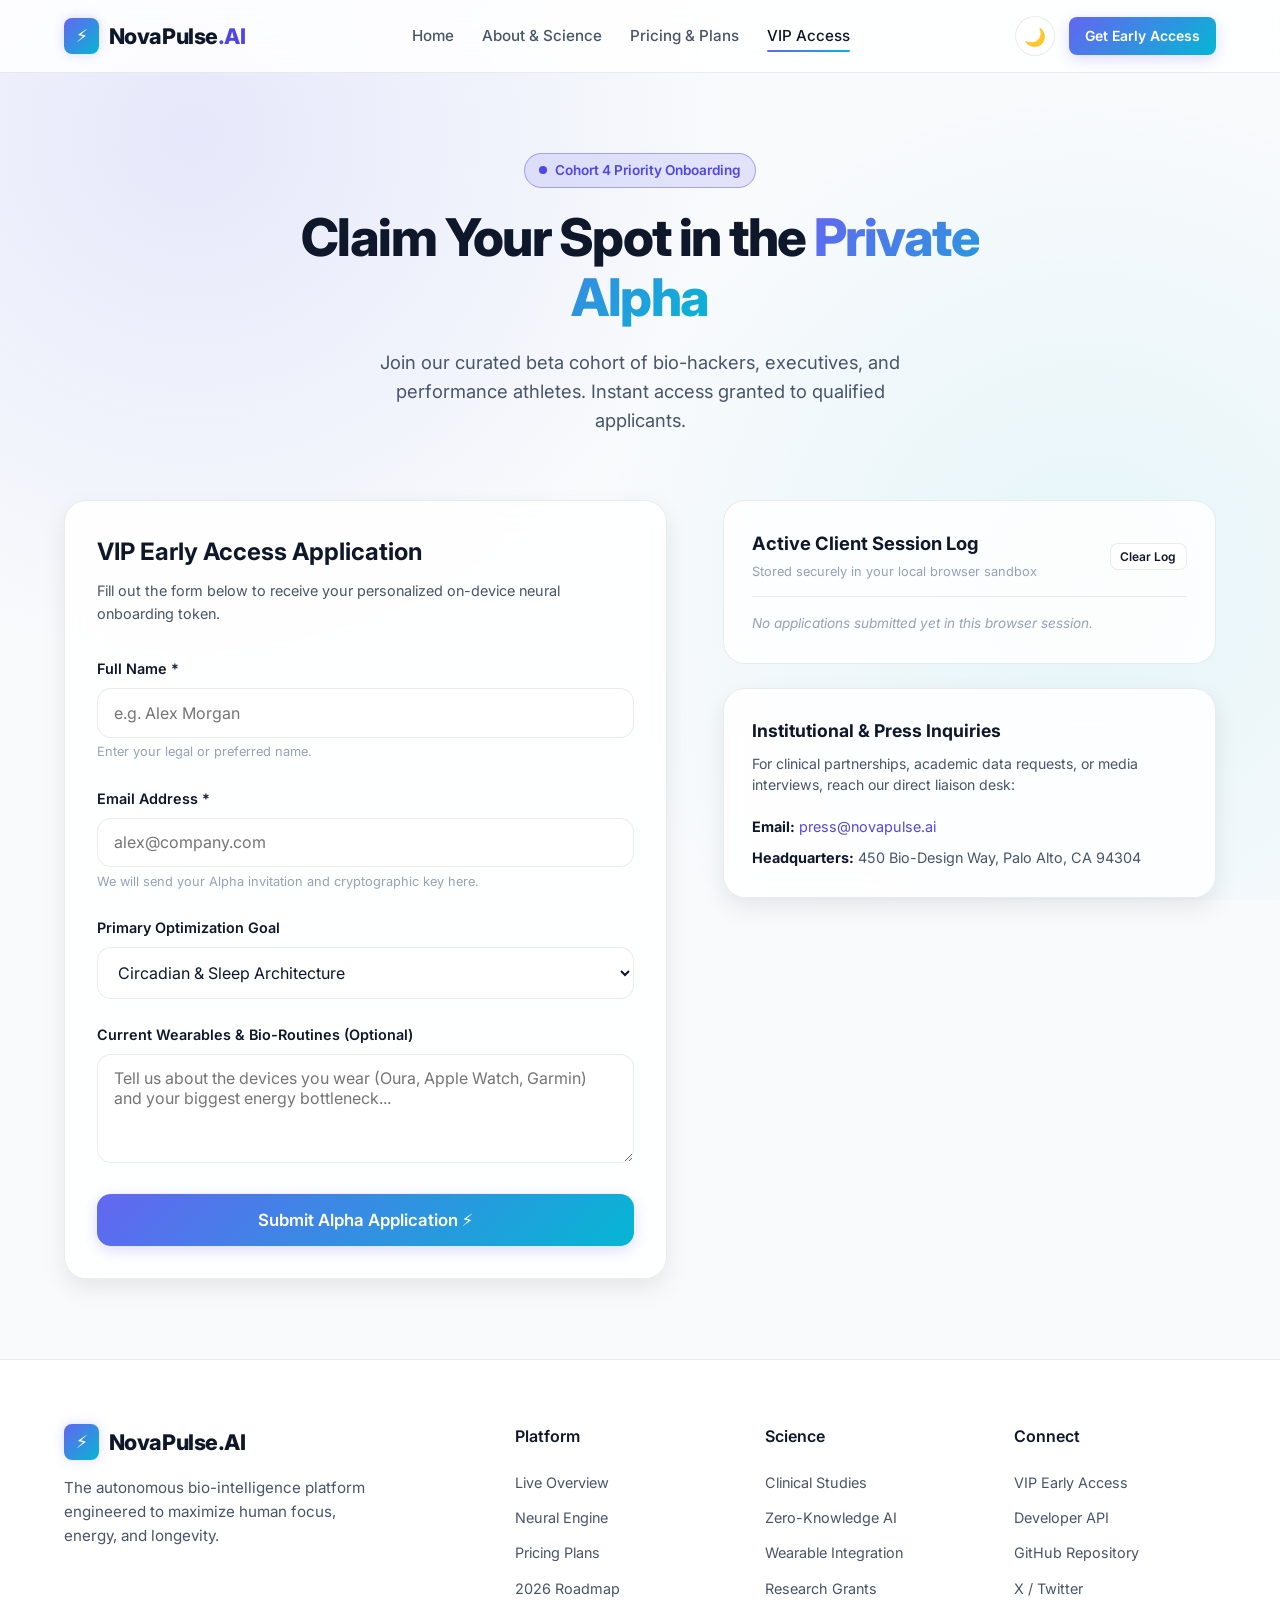
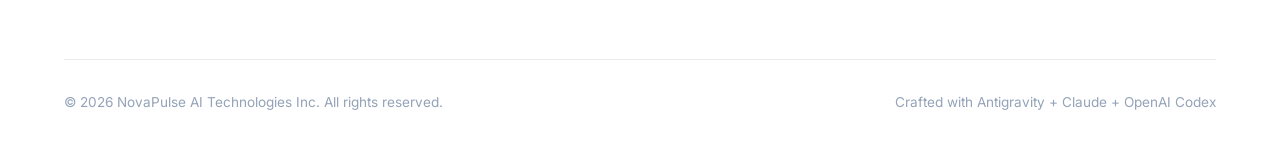
<file: contact.html>
﻿<!DOCTYPE html>
<html lang="en" data-theme="dark">
<head>
  <meta charset="UTF-8">
  <meta name="viewport" content="width=device-width, initial-scale=1.0">
  <title>VIP Access & Inquiries - NovaPulse AI</title>
  <meta name="description" content="Apply for early Alpha access to NovaPulse AI or connect with our biomedical research & engineering teams.">
  
  <link rel="preconnect" href="https://fonts.googleapis.com">
  <link rel="preconnect" href="https://fonts.gstatic.com" crossorigin>
  <link href="https://fonts.googleapis.com/css2?family=Inter:wght@400;500;600;700;800&family=JetBrains+Mono:wght@500;700&display=swap" rel="stylesheet">
  
  <link rel="stylesheet" href="css/style.css">
</head>
<body>

  <!-- Site Navigation -->
  <header class="site-header">
    <div class="container nav-container">
      <a href="index.html" class="logo" aria-label="NovaPulse Home">
        <div class="logo-icon">⚡</div>
        <span>NovaPulse<span style="color: var(--accent-primary)">.AI</span></span>
      </a>

      <nav>
        <ul class="nav-links" id="nav-links">
          <li><a href="index.html" class="nav-link">Home</a></li>
          <li><a href="about.html" class="nav-link">About & Science</a></li>
          <li><a href="pricing.html" class="nav-link">Pricing & Plans</a></li>
          <li><a href="contact.html" class="nav-link active">VIP Access</a></li>
        </ul>
      </nav>

      <div class="nav-actions">
        <button id="theme-toggle-btn" class="theme-toggle-btn" aria-label="Toggle light or dark theme">☀️</button>
        <a href="contact.html" class="btn btn-primary btn-sm">Get Early Access</a>
        <button id="mobile-menu-btn" class="mobile-menu-btn" aria-label="Toggle navigation menu" aria-expanded="false">☰</button>
      </div>
    </div>
  </header>

  <main>
    <!-- Contact Hero -->
    <section class="hero" style="padding-bottom: 2rem;">
      <div class="container" style="text-align: center; max-width: 48rem;">
        <div class="badge">
          <span class="badge-dot"></span>
          <span>Cohort 4 Priority Onboarding</span>
        </div>
        <h1 class="hero-title">
          Claim Your Spot in the <span class="gradient-text">Private Alpha</span>
        </h1>
        <p class="hero-description" style="margin: 0 auto 2rem;">
          Join our curated beta cohort of bio-hackers, executives, and performance athletes. Instant access granted to qualified applicants.
        </p>
      </div>
    </section>

    <!-- Form & Submissions Section -->
    <section class="section" style="padding-top: 0;">
      <div class="container">
        <div class="form-grid">
          <!-- Interactive Form -->
          <div class="glass-card">
            <h2 style="font-size: 1.5rem; font-weight: 700; margin-bottom: 0.5rem;">VIP Early Access Application</h2>
            <p style="color: var(--text-secondary); font-size: 0.9rem; margin-bottom: 2rem;">
              Fill out the form below to receive your personalized on-device neural onboarding token.
            </p>

            <form id="vip-contact-form" novalidate>
              <div class="form-group">
                <label for="form-name" class="form-label">Full Name *</label>
                <input type="text" id="form-name" class="form-input" placeholder="e.g. Alex Morgan" required minlength="2">
                <div class="form-helper">Enter your legal or preferred name.</div>
              </div>

              <div class="form-group">
                <label for="form-email" class="form-label">Email Address *</label>
                <input type="email" id="form-email" class="form-input" placeholder="alex@company.com" required>
                <div class="form-helper">We will send your Alpha invitation and cryptographic key here.</div>
              </div>

              <div class="form-group">
                <label for="form-role" class="form-label">Primary Optimization Goal</label>
                <select id="form-role" class="form-select">
                  <option value="Circadian & Sleep Architecture">Circadian & Sleep Architecture</option>
                  <option value="Deep Focus Flow Windows">Deep Focus & Cognitive Endurance</option>
                  <option value="Autonomic Stress Recovery">Autonomic Stress & Burnout Prevention</option>
                  <option value="Metabolic & Glucose Energy">Metabolic & Nutritional Energy Timing</option>
                  <option value="Enterprise / Team Vitality">Corporate / Team Performance</option>
                </select>
              </div>

              <div class="form-group">
                <label for="form-message" class="form-label">Current Wearables & Bio-Routines (Optional)</label>
                <textarea id="form-message" class="form-textarea" rows="4" placeholder="Tell us about the devices you wear (Oura, Apple Watch, Garmin) and your biggest energy bottleneck..."></textarea>
              </div>

              <button type="submit" class="btn btn-primary btn-lg" style="width: 100%;">
                Submit Alpha Application ⚡
              </button>
            </form>
          </div>

          <!-- Live Session Submission Inspector -->
          <div>
            <div class="submissions-box">
              <div class="submissions-header">
                <div>
                  <h3 style="font-size: 1.15rem; font-weight: 700;">Active Client Session Log</h3>
                  <span style="font-size: 0.8rem; color: var(--text-muted);">Stored securely in your local browser sandbox</span>
                </div>
                <button id="clear-submissions-btn" class="btn btn-secondary btn-sm" style="font-size: 0.75rem; padding: 0.3rem 0.6rem;">Clear Log</button>
              </div>

              <div id="submissions-list">
                <!-- Submissions injected via js/app.js -->
              </div>
            </div>

            <!-- Scientific Inquiries Card -->
            <div class="glass-card" style="margin-top: 1.5rem; padding: 1.75rem;">
              <h3 style="font-size: 1.1rem; font-weight: 700; margin-bottom: 0.5rem;">Institutional & Press Inquiries</h3>
              <p style="color: var(--text-secondary); font-size: 0.88rem; margin-bottom: 1.25rem; line-height: 1.5;">
                For clinical partnerships, academic data requests, or media interviews, reach our direct liaison desk:
              </p>
              <div style="font-size: 0.9rem; margin-bottom: 0.5rem;">
                <strong style="color: var(--text-primary);">Email:</strong> 
                <a href="mailto:press@novapulse.ai" style="color: var(--accent-primary);">press@novapulse.ai</a>
              </div>
              <div style="font-size: 0.9rem;">
                <strong style="color: var(--text-primary);">Headquarters:</strong> 
                <span style="color: var(--text-secondary);">450 Bio-Design Way, Palo Alto, CA 94304</span>
              </div>
            </div>
          </div>
        </div>
      </div>
    </section>
  </main>

  <!-- Site Footer -->
  <footer class="site-footer">
    <div class="container">
      <div class="footer-grid">
        <div class="footer-about">
          <div class="logo">
            <div class="logo-icon">⚡</div>
            <span>NovaPulse.AI</span>
          </div>
          <p>The autonomous bio-intelligence platform engineered to maximize human focus, energy, and longevity.</p>
        </div>

        <div>
          <h4 class="footer-heading">Platform</h4>
          <ul class="footer-links">
            <li><a href="index.html">Live Overview</a></li>
            <li><a href="about.html">Neural Engine</a></li>
            <li><a href="pricing.html">Pricing Plans</a></li>
            <li><a href="about.html#roadmap">2026 Roadmap</a></li>
          </ul>
        </div>

        <div>
          <h4 class="footer-heading">Science</h4>
          <ul class="footer-links">
            <li><a href="about.html#research">Clinical Studies</a></li>
            <li><a href="about.html#privacy">Zero-Knowledge AI</a></li>
            <li><a href="about.html#biometrics">Wearable Integration</a></li>
            <li><a href="contact.html">Research Grants</a></li>
          </ul>
        </div>

        <div>
          <h4 class="footer-heading">Connect</h4>
          <ul class="footer-links">
            <li><a href="contact.html">VIP Early Access</a></li>
            <li><a href="contact.html#support">Developer API</a></li>
            <li><a href="https://github.com" target="_blank" rel="noopener">GitHub Repository</a></li>
            <li><a href="https://twitter.com" target="_blank" rel="noopener">X / Twitter</a></li>
          </ul>
        </div>
      </div>

      <div class="footer-bottom">
        <span>© 2026 NovaPulse AI Technologies Inc. All rights reserved.</span>
        <span>Crafted with Antigravity + Claude + OpenAI Codex</span>
      </div>
    </div>
  </footer>

  <script src="js/app.js"></script>
</body>
</html>
</file>
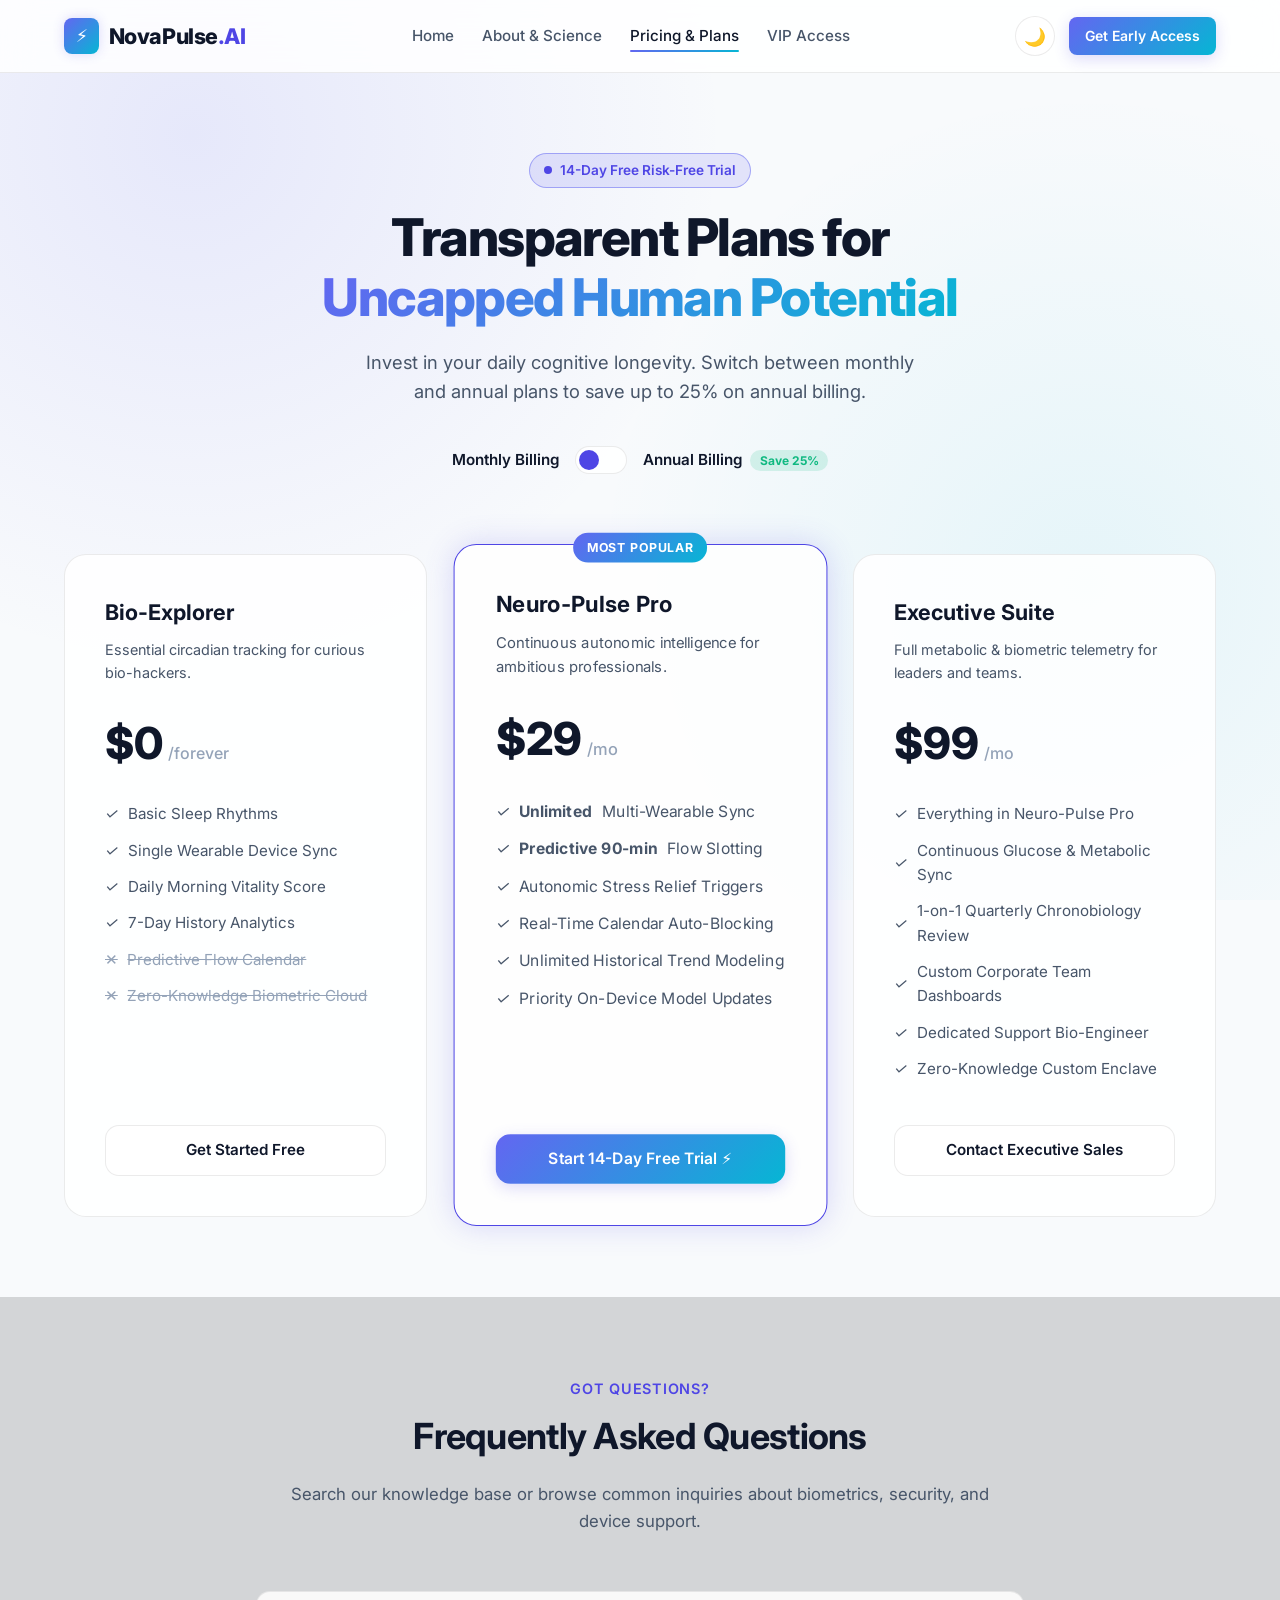
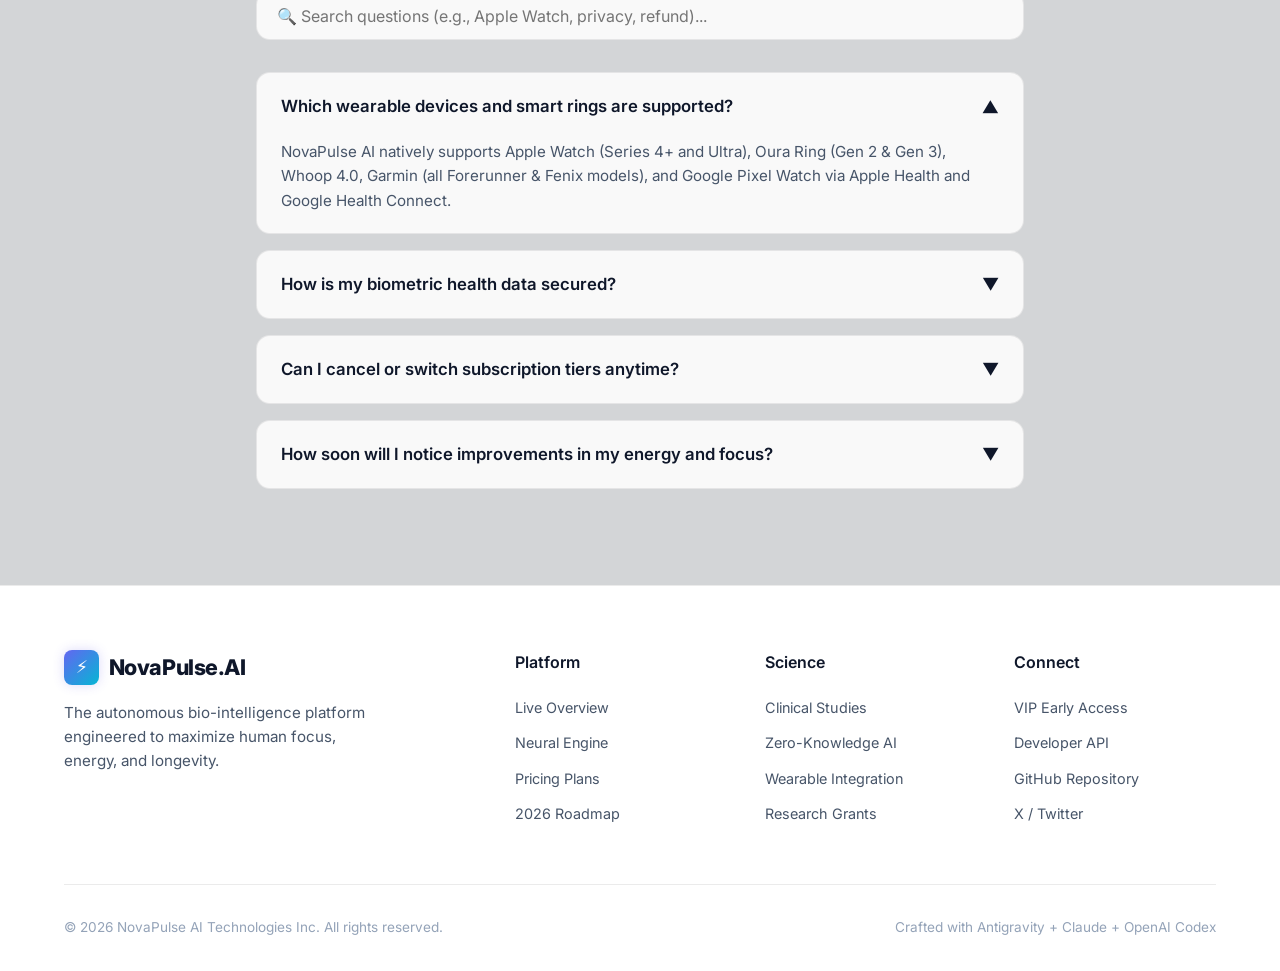
<file: pricing.html>
﻿<!DOCTYPE html>
<html lang="en" data-theme="dark">
<head>
  <meta charset="UTF-8">
  <meta name="viewport" content="width=device-width, initial-scale=1.0">
  <title>Pricing & Plans - NovaPulse AI Subscription Tiers</title>
  <meta name="description" content="Flexible, transparent pricing for individuals, high performers, and bio-hacking teams. Unlock peak daily cognitive endurance.">
  
  <link rel="preconnect" href="https://fonts.googleapis.com">
  <link rel="preconnect" href="https://fonts.gstatic.com" crossorigin>
  <link href="https://fonts.googleapis.com/css2?family=Inter:wght@400;500;600;700;800&family=JetBrains+Mono:wght@500;700&display=swap" rel="stylesheet">
  
  <link rel="stylesheet" href="css/style.css">
</head>
<body>

  <!-- Site Navigation -->
  <header class="site-header">
    <div class="container nav-container">
      <a href="index.html" class="logo" aria-label="NovaPulse Home">
        <div class="logo-icon">⚡</div>
        <span>NovaPulse<span style="color: var(--accent-primary)">.AI</span></span>
      </a>

      <nav>
        <ul class="nav-links" id="nav-links">
          <li><a href="index.html" class="nav-link">Home</a></li>
          <li><a href="about.html" class="nav-link">About & Science</a></li>
          <li><a href="pricing.html" class="nav-link active">Pricing & Plans</a></li>
          <li><a href="contact.html" class="nav-link">VIP Access</a></li>
        </ul>
      </nav>

      <div class="nav-actions">
        <button id="theme-toggle-btn" class="theme-toggle-btn" aria-label="Toggle light or dark theme">☀️</button>
        <a href="contact.html" class="btn btn-primary btn-sm">Get Early Access</a>
        <button id="mobile-menu-btn" class="mobile-menu-btn" aria-label="Toggle navigation menu" aria-expanded="false">☰</button>
      </div>
    </div>
  </header>

  <main>
    <!-- Pricing Header -->
    <section class="hero" style="padding-bottom: 2rem;">
      <div class="container" style="text-align: center; max-width: 48rem;">
        <div class="badge">
          <span class="badge-dot"></span>
          <span>14-Day Free Risk-Free Trial</span>
        </div>
        <h1 class="hero-title">
          Transparent Plans for <span class="gradient-text">Uncapped Human Potential</span>
        </h1>
        <p class="hero-description" style="margin: 0 auto 2.5rem;">
          Invest in your daily cognitive longevity. Switch between monthly and annual plans to save up to 25% on annual billing.
        </p>

        <!-- Interactive Billing Toggle -->
        <div class="pricing-switch-container">
          <span style="font-weight: 600; font-size: 0.95rem;">Monthly Billing</span>
          <label class="switch" aria-label="Toggle annual or monthly pricing">
            <input type="checkbox" id="billing-toggle">
            <span class="slider-round"></span>
          </label>
          <span style="font-weight: 600; font-size: 0.95rem;">
            Annual Billing 
            <span style="background: rgba(16, 185, 129, 0.15); color: var(--success); font-size: 0.75rem; padding: 0.2rem 0.6rem; border-radius: var(--radius-full); font-weight: 700; margin-left: 0.3rem;">Save 25%</span>
          </span>
        </div>
      </div>
    </section>

    <!-- Pricing Cards Grid -->
    <section class="section" style="padding-top: 0;">
      <div class="container">
        <div class="pricing-grid">
          <!-- Starter Tier -->
          <div class="pricing-card">
            <div class="plan-title">Bio-Explorer</div>
            <div class="plan-desc">Essential circadian tracking for curious bio-hackers.</div>
            <div class="plan-price" id="price-starter">$0<span>/forever</span></div>
            
            <ul class="plan-features">
              <li><i>✓</i> Basic Sleep Rhythms</li>
              <li><i>✓</i> Single Wearable Device Sync</li>
              <li><i>✓</i> Daily Morning Vitality Score</li>
              <li><i>✓</i> 7-Day History Analytics</li>
              <li style="color: var(--text-muted); text-decoration: line-through;"><span>✕</span> Predictive Flow Calendar</li>
              <li style="color: var(--text-muted); text-decoration: line-through;"><span>✕</span> Zero-Knowledge Biometric Cloud</li>
            </ul>

            <a href="contact.html" class="btn btn-secondary" style="width: 100%;">Get Started Free</a>
          </div>

          <!-- Featured Pro Tier -->
          <div class="pricing-card featured">
            <div class="pricing-badge">Most Popular</div>
            <div class="plan-title">Neuro-Pulse Pro</div>
            <div class="plan-desc">Continuous autonomic intelligence for ambitious professionals.</div>
            <div class="plan-price" id="price-pro">$29<span>/mo</span></div>
            
            <ul class="plan-features">
              <li><i>✓</i> <strong>Unlimited</strong> Multi-Wearable Sync</li>
              <li><i>✓</i> <strong>Predictive 90-min</strong> Flow Slotting</li>
              <li><i>✓</i> Autonomic Stress Relief Triggers</li>
              <li><i>✓</i> Real-Time Calendar Auto-Blocking</li>
              <li><i>✓</i> Unlimited Historical Trend Modeling</li>
              <li><i>✓</i> Priority On-Device Model Updates</li>
            </ul>

            <a href="contact.html" class="btn btn-primary" style="width: 100%;">Start 14-Day Free Trial ⚡</a>
          </div>

          <!-- Enterprise Tier -->
          <div class="pricing-card">
            <div class="plan-title">Executive Suite</div>
            <div class="plan-desc">Full metabolic & biometric telemetry for leaders and teams.</div>
            <div class="plan-price" id="price-enterprise">$99<span>/mo</span></div>
            
            <ul class="plan-features">
              <li><i>✓</i> Everything in Neuro-Pulse Pro</li>
              <li><i>✓</i> Continuous Glucose & Metabolic Sync</li>
              <li><i>✓</i> 1-on-1 Quarterly Chronobiology Review</li>
              <li><i>✓</i> Custom Corporate Team Dashboards</li>
              <li><i>✓</i> Dedicated Support Bio-Engineer</li>
              <li><i>✓</i> Zero-Knowledge Custom Enclave</li>
            </ul>

            <a href="contact.html" class="btn btn-secondary" style="width: 100%;">Contact Executive Sales</a>
          </div>
        </div>
      </div>
    </section>

    <!-- Searchable FAQ Section -->
    <section class="section" style="background: rgba(0,0,0,0.15);">
      <div class="container">
        <div class="section-header">
          <div class="section-subtitle">Got Questions?</div>
          <h2 class="section-title">Frequently Asked Questions</h2>
          <p class="section-description">
            Search our knowledge base or browse common inquiries about biometrics, security, and device support.
          </p>
        </div>

        <div class="faq-container">
          <div class="faq-search-box">
            <input type="text" id="faq-search-input" class="faq-search-input" placeholder="🔍 Search questions (e.g., Apple Watch, privacy, refund)..." aria-label="Search frequently asked questions">
          </div>

          <div class="accordion-item active">
            <div class="accordion-header">
              <span>Which wearable devices and smart rings are supported?</span>
              <span class="accordion-icon">▼</span>
            </div>
            <div class="accordion-body">
              NovaPulse AI natively supports Apple Watch (Series 4+ and Ultra), Oura Ring (Gen 2 & Gen 3), Whoop 4.0, Garmin (all Forerunner & Fenix models), and Google Pixel Watch via Apple Health and Google Health Connect.
            </div>
          </div>

          <div class="accordion-item">
            <div class="accordion-header">
              <span>How is my biometric health data secured?</span>
              <span class="accordion-icon">▼</span>
            </div>
            <div class="accordion-body">
              We employ a strict zero-knowledge architecture. All raw telemetry is parsed using WebGPU/CoreML inference on your local physical device. Raw sensor data is never transmitted to or stored on our cloud servers.
            </div>
          </div>

          <div class="accordion-item">
            <div class="accordion-header">
              <span>Can I cancel or switch subscription tiers anytime?</span>
              <span class="accordion-icon">▼</span>
            </div>
            <div class="accordion-body">
              Yes, you can upgrade, downgrade, or cancel your subscription at any moment with a single click inside your profile settings. If you cancel during your 14-day free trial, you will not be billed.
            </div>
          </div>

          <div class="accordion-item">
            <div class="accordion-header">
              <span>How soon will I notice improvements in my energy and focus?</span>
              <span class="accordion-icon">▼</span>
            </div>
            <div class="accordion-body">
              Most users observe measurable improvements within 72 to 96 hours as NovaPulse maps their baseline circadian cortisol peaks and aligns work sessions with natural biological windows.
            </div>
          </div>
        </div>
      </div>
    </section>
  </main>

  <!-- Site Footer -->
  <footer class="site-footer">
    <div class="container">
      <div class="footer-grid">
        <div class="footer-about">
          <div class="logo">
            <div class="logo-icon">⚡</div>
            <span>NovaPulse.AI</span>
          </div>
          <p>The autonomous bio-intelligence platform engineered to maximize human focus, energy, and longevity.</p>
        </div>

        <div>
          <h4 class="footer-heading">Platform</h4>
          <ul class="footer-links">
            <li><a href="index.html">Live Overview</a></li>
            <li><a href="about.html">Neural Engine</a></li>
            <li><a href="pricing.html">Pricing Plans</a></li>
            <li><a href="about.html#roadmap">2026 Roadmap</a></li>
          </ul>
        </div>

        <div>
          <h4 class="footer-heading">Science</h4>
          <ul class="footer-links">
            <li><a href="about.html#research">Clinical Studies</a></li>
            <li><a href="about.html#privacy">Zero-Knowledge AI</a></li>
            <li><a href="about.html#biometrics">Wearable Integration</a></li>
            <li><a href="contact.html">Research Grants</a></li>
          </ul>
        </div>

        <div>
          <h4 class="footer-heading">Connect</h4>
          <ul class="footer-links">
            <li><a href="contact.html">VIP Early Access</a></li>
            <li><a href="contact.html#support">Developer API</a></li>
            <li><a href="https://github.com" target="_blank" rel="noopener">GitHub Repository</a></li>
            <li><a href="https://twitter.com" target="_blank" rel="noopener">X / Twitter</a></li>
          </ul>
        </div>
      </div>

      <div class="footer-bottom">
        <span>© 2026 NovaPulse AI Technologies Inc. All rights reserved.</span>
        <span>Crafted with Antigravity + Claude + OpenAI Codex</span>
      </div>
    </div>
  </footer>

  <script src="js/app.js"></script>
</body>
</html>
</file>
<file: css/style.css>
﻿/* ==========================================================================
   NovaPulse AI - Design System & Modern CSS
   ========================================================================== */

:root {
  /* Dark Theme Palette (Default) */
  --bg-primary: #0a0e17;
  --bg-secondary: #111827;
  --bg-card: rgba(17, 24, 39, 0.75);
  --bg-card-hover: rgba(31, 41, 55, 0.85);
  --border-color: rgba(255, 255, 255, 0.1);
  --border-highlight: rgba(99, 102, 241, 0.4);
  
  --text-primary: #f9fafb;
  --text-secondary: #9ca3af;
  --text-muted: #6b7280;
  
  --accent-primary: #6366f1;
  --accent-primary-hover: #4f46e5;
  --accent-secondary: #06b6d4;
  --accent-gradient: linear-gradient(135deg, #6366f1 0%, #06b6d4 100%);
  --accent-glow: rgba(99, 102, 241, 0.35);
  
  --success: #10b981;
  --warning: #f59e0b;
  --danger: #ef4444;

  --font-sans: 'Inter', system-ui, -apple-system, BlinkMacSystemFont, 'Segoe UI', Roboto, sans-serif;
  --font-mono: 'JetBrains Mono', monospace;
  
  --glass-bg: rgba(17, 24, 39, 0.7);
  --glass-border: rgba(255, 255, 255, 0.08);
  --glass-blur: blur(16px);
  --shadow-sm: 0 2px 8px rgba(0, 0, 0, 0.2);
  --shadow-md: 0 8px 24px rgba(0, 0, 0, 0.35);
  --shadow-glow: 0 0 30px var(--accent-glow);
  
  --container-max: 1200px;
  --radius-sm: 8px;
  --radius-md: 14px;
  --radius-lg: 22px;
  --radius-full: 9999px;
  --transition: all 0.25s cubic-bezier(0.4, 0, 0.2, 1);
}

[data-theme="light"] {
  --bg-primary: #f8fafc;
  --bg-secondary: #ffffff;
  --bg-card: rgba(255, 255, 255, 0.85);
  --bg-card-hover: rgba(241, 245, 249, 0.95);
  --border-color: rgba(0, 0, 0, 0.08);
  --border-highlight: rgba(99, 102, 241, 0.5);
  
  --text-primary: #0f172a;
  --text-secondary: #475569;
  --text-muted: #94a3b8;
  
  --accent-primary: #4f46e5;
  --accent-primary-hover: #4338ca;
  --accent-secondary: #0891b2;
  --accent-glow: rgba(79, 70, 229, 0.2);
  
  --glass-bg: rgba(255, 255, 255, 0.85);
  --glass-border: rgba(0, 0, 0, 0.06);
  --shadow-sm: 0 2px 8px rgba(0, 0, 0, 0.05);
  --shadow-md: 0 10px 25px rgba(0, 0, 0, 0.08);
}

*, *::before, *::after {
  box-sizing: border-box;
  margin: 0;
  padding: 0;
}

html {
  font-family: var(--font-sans);
  background-color: var(--bg-primary);
  color: var(--text-primary);
  scroll-behavior: smooth;
  line-height: 1.6;
}

body {
  min-height: 100vh;
  display: flex;
  flex-direction: column;
  overflow-x: hidden;
  background: radial-gradient(circle at 15% 15%, rgba(99, 102, 241, 0.12) 0%, transparent 40%),
              radial-gradient(circle at 85% 65%, rgba(6, 182, 212, 0.08) 0%, transparent 40%),
              var(--bg-primary);
  background-attachment: fixed;
  transition: background-color 0.3s ease, color 0.3s ease;
}

a { color: inherit; text-decoration: none; }
button, input, select, textarea { font-family: inherit; font-size: inherit; color: inherit; }

.container {
  width: 100%;
  max-width: var(--container-max);
  margin: 0 auto;
  padding: 0 1.5rem;
}

/* Header */
.site-header {
  position: sticky;
  top: 0;
  z-index: 1000;
  backdrop-filter: var(--glass-blur);
  -webkit-backdrop-filter: var(--glass-blur);
  background: var(--glass-bg);
  border-bottom: 1px solid var(--border-color);
  transition: var(--transition);
}

.nav-container {
  display: flex;
  align-items: center;
  justify-content: space-between;
  height: 4.5rem;
}

.logo {
  display: flex;
  align-items: center;
  gap: 0.6rem;
  font-weight: 800;
  font-size: 1.35rem;
  letter-spacing: -0.02em;
}

.logo-icon {
  width: 2.2rem;
  height: 2.2rem;
  background: var(--accent-gradient);
  border-radius: var(--radius-sm);
  display: flex;
  align-items: center;
  justify-content: center;
  color: #fff;
  font-size: 1.1rem;
  box-shadow: 0 0 12px var(--accent-glow);
}

.nav-links {
  display: flex;
  align-items: center;
  gap: 1.75rem;
  list-style: none;
}

.nav-link {
  font-weight: 500;
  font-size: 0.95rem;
  color: var(--text-secondary);
  transition: var(--transition);
  position: relative;
  padding: 0.3rem 0;
}

.nav-link:hover, .nav-link.active {
  color: var(--text-primary);
}

.nav-link.active::after {
  content: '';
  position: absolute;
  bottom: -2px;
  left: 0;
  width: 100%;
  height: 2px;
  background: var(--accent-gradient);
  border-radius: var(--radius-full);
}

.nav-actions {
  display: flex;
  align-items: center;
  gap: 0.85rem;
}

.theme-toggle-btn {
  background: var(--bg-card);
  border: 1px solid var(--border-color);
  color: var(--text-primary);
  width: 2.5rem;
  height: 2.5rem;
  border-radius: var(--radius-full);
  display: flex;
  align-items: center;
  justify-content: center;
  cursor: pointer;
  transition: var(--transition);
  font-size: 1.1rem;
}

.theme-toggle-btn:hover {
  border-color: var(--border-highlight);
  background: var(--bg-card-hover);
  transform: translateY(-1px);
}

.mobile-menu-btn {
  display: none;
  background: transparent;
  border: none;
  color: var(--text-primary);
  font-size: 1.6rem;
  cursor: pointer;
  padding: 0.4rem;
}

/* Buttons */
.btn {
  display: inline-flex;
  align-items: center;
  justify-content: center;
  gap: 0.5rem;
  padding: 0.75rem 1.5rem;
  border-radius: var(--radius-md);
  font-weight: 600;
  font-size: 0.95rem;
  cursor: pointer;
  transition: var(--transition);
  border: none;
  white-space: nowrap;
}

.btn-primary {
  background: var(--accent-gradient);
  color: #ffffff;
  box-shadow: 0 4px 15px var(--accent-glow);
}

.btn-primary:hover {
  transform: translateY(-2px);
  box-shadow: 0 8px 25px var(--accent-glow);
}

.btn-secondary {
  background: var(--bg-card);
  border: 1px solid var(--border-color);
  color: var(--text-primary);
}

.btn-secondary:hover {
  background: var(--bg-card-hover);
  border-color: var(--border-highlight);
  transform: translateY(-2px);
}

.btn-sm { padding: 0.5rem 1rem; font-size: 0.875rem; border-radius: var(--radius-sm); }
.btn-lg { padding: 1rem 2rem; font-size: 1.05rem; }

/* Hero */
.hero {
  padding: 5rem 0 4rem;
}

.hero-grid {
  display: grid;
  grid-template-columns: 1.15fr 0.85fr;
  gap: 3.5rem;
  align-items: center;
}

.badge {
  display: inline-flex;
  align-items: center;
  gap: 0.5rem;
  background: rgba(99, 102, 241, 0.15);
  border: 1px solid var(--border-highlight);
  color: var(--accent-primary);
  padding: 0.35rem 0.85rem;
  border-radius: var(--radius-full);
  font-size: 0.85rem;
  font-weight: 600;
  margin-bottom: 1.25rem;
}

.badge-dot {
  width: 0.5rem;
  height: 0.5rem;
  background: var(--accent-primary);
  border-radius: 50%;
  animation: pulse 2s infinite;
}

@keyframes pulse {
  0%, 100% { opacity: 1; transform: scale(1); }
  50% { opacity: 0.4; transform: scale(1.3); }
}

.hero-title {
  font-size: 3.25rem;
  line-height: 1.15;
  font-weight: 800;
  letter-spacing: -0.03em;
  margin-bottom: 1.25rem;
}

.gradient-text {
  background: var(--accent-gradient);
  -webkit-background-clip: text;
  -webkit-text-fill-color: transparent;
}

.hero-description {
  font-size: 1.15rem;
  color: var(--text-secondary);
  margin-bottom: 2rem;
  max-width: 35rem;
  line-height: 1.6;
}

.hero-cta {
  display: flex;
  gap: 1rem;
  flex-wrap: wrap;
  margin-bottom: 2.5rem;
}

.hero-stats {
  display: flex;
  gap: 2.5rem;
  border-top: 1px solid var(--border-color);
  padding-top: 1.5rem;
}

.stat-item {
  display: flex;
  flex-direction: column;
}

.stat-number {
  font-size: 1.75rem;
  font-weight: 700;
  color: var(--text-primary);
}

.stat-label {
  font-size: 0.85rem;
  color: var(--text-muted);
}

/* Glass Card & UI Preview */
.glass-card {
  background: var(--glass-bg);
  backdrop-filter: var(--glass-blur);
  -webkit-backdrop-filter: var(--glass-blur);
  border: 1px solid var(--border-color);
  border-radius: var(--radius-lg);
  padding: 2rem;
  box-shadow: var(--shadow-md);
  transition: var(--transition);
}

.glass-card:hover {
  border-color: var(--border-highlight);
}

.live-indicator {
  display: flex;
  align-items: center;
  justify-content: space-between;
  margin-bottom: 1.5rem;
  padding-bottom: 1rem;
  border-bottom: 1px solid var(--border-color);
}

.pulse-node {
  display: flex;
  align-items: center;
  gap: 0.5rem;
  font-size: 0.85rem;
  font-weight: 600;
  color: var(--success);
}

.pulse-node::before {
  content: '';
  width: 8px;
  height: 8px;
  background: var(--success);
  border-radius: 50%;
  animation: pulse 1.5s infinite;
}

.metric-row { margin-bottom: 1.25rem; }
.metric-header { display: flex; justify-content: space-between; font-size: 0.9rem; margin-bottom: 0.4rem; font-weight: 500; }
.metric-bar-bg { height: 8px; background: rgba(255, 255, 255, 0.08); border-radius: var(--radius-full); overflow: hidden; }
[data-theme="light"] .metric-bar-bg { background: rgba(0, 0, 0, 0.08); }
.metric-bar-fill { height: 100%; border-radius: var(--radius-full); background: var(--accent-gradient); transition: width 1s ease-in-out; }

/* Sections */
.section { padding: 5rem 0; }
.section-header { text-align: center; max-width: 44rem; margin: 0 auto 3.5rem; }
.section-subtitle { color: var(--accent-primary); font-weight: 600; font-size: 0.9rem; text-transform: uppercase; letter-spacing: 0.05em; margin-bottom: 0.5rem; }
.section-title { font-size: 2.25rem; font-weight: 700; margin-bottom: 1rem; letter-spacing: -0.02em; }
.section-description { color: var(--text-secondary); font-size: 1.05rem; }

.features-grid {
  display: grid;
  grid-template-columns: repeat(auto-fit, minmax(320px, 1fr));
  gap: 1.75rem;
}

.feature-card {
  background: var(--bg-card);
  border: 1px solid var(--border-color);
  border-radius: var(--radius-md);
  padding: 2rem;
  transition: var(--transition);
}

.feature-card:hover {
  transform: translateY(-4px);
  border-color: var(--border-highlight);
  box-shadow: var(--shadow-md);
}

.feature-icon {
  width: 3.25rem;
  height: 3.25rem;
  border-radius: var(--radius-md);
  background: rgba(99, 102, 241, 0.12);
  color: var(--accent-primary);
  display: flex;
  align-items: center;
  justify-content: center;
  font-size: 1.5rem;
  margin-bottom: 1.25rem;
}

.feature-title { font-size: 1.25rem; font-weight: 600; margin-bottom: 0.6rem; }
.feature-text { color: var(--text-secondary); font-size: 0.95rem; line-height: 1.6; }

/* Calculator */
.calculator-card {
  background: var(--glass-bg);
  border: 1px solid var(--border-color);
  border-radius: var(--radius-lg);
  padding: 2.5rem;
  box-shadow: var(--shadow-md);
  margin-top: 1.5rem;
}

.calc-grid {
  display: grid;
  grid-template-columns: 1fr 1fr;
  gap: 2.5rem;
  align-items: center;
}

.calc-control { margin-bottom: 1.5rem; }
.calc-label { display: flex; justify-content: space-between; font-weight: 500; margin-bottom: 0.5rem; font-size: 0.95rem; }
.calc-slider {
  width: 100%;
  height: 8px;
  border-radius: 4px;
  outline: none;
  background: rgba(255, 255, 255, 0.1);
  accent-color: var(--accent-primary);
  cursor: pointer;
}

[data-theme="light"] .calc-slider { background: rgba(0, 0, 0, 0.1); }

.calc-result-box {
  background: var(--bg-secondary);
  border: 1px solid var(--border-color);
  border-radius: var(--radius-md);
  padding: 2rem;
  text-align: center;
}

.calc-result-value {
  font-size: 3.5rem;
  font-weight: 800;
  line-height: 1;
  margin: 1rem 0;
  background: var(--accent-gradient);
  -webkit-background-clip: text;
  -webkit-text-fill-color: transparent;
}

.calc-result-tag {
  display: inline-block;
  padding: 0.35rem 1rem;
  border-radius: var(--radius-full);
  font-size: 0.85rem;
  font-weight: 600;
  background: rgba(16, 185, 129, 0.15);
  color: var(--success);
}

/* Pricing */
.pricing-switch-container {
  display: flex;
  align-items: center;
  justify-content: center;
  gap: 1rem;
  margin-bottom: 3rem;
}

.switch {
  position: relative;
  display: inline-block;
  width: 52px;
  height: 28px;
}

.switch input { opacity: 0; width: 0; height: 0; }

.slider-round {
  position: absolute;
  cursor: pointer;
  top: 0; left: 0; right: 0; bottom: 0;
  background-color: var(--bg-card);
  border: 1px solid var(--border-color);
  border-radius: 34px;
  transition: .3s;
}

.slider-round:before {
  position: absolute;
  content: "";
  height: 20px;
  width: 20px;
  left: 3px;
  bottom: 3px;
  background-color: var(--accent-primary);
  border-radius: 50%;
  transition: .3s;
}

input:checked + .slider-round { background-color: var(--bg-card-hover); }
input:checked + .slider-round:before { transform: translateX(24px); }

.pricing-grid {
  display: grid;
  grid-template-columns: repeat(auto-fit, minmax(300px, 1fr));
  gap: 2rem;
  align-items: stretch;
}

.pricing-card {
  background: var(--bg-card);
  border: 1px solid var(--border-color);
  border-radius: var(--radius-lg);
  padding: 2.5rem;
  display: flex;
  flex-direction: column;
  position: relative;
  transition: var(--transition);
}

.pricing-card.featured {
  border-color: var(--accent-primary);
  box-shadow: var(--shadow-glow);
  transform: scale(1.03);
}

.pricing-badge {
  position: absolute;
  top: -12px;
  left: 50%;
  transform: translateX(-50%);
  background: var(--accent-gradient);
  color: #fff;
  font-size: 0.75rem;
  font-weight: 700;
  text-transform: uppercase;
  letter-spacing: 0.05em;
  padding: 0.3rem 0.8rem;
  border-radius: var(--radius-full);
}

.plan-title { font-size: 1.35rem; font-weight: 700; margin-bottom: 0.5rem; }
.plan-desc { color: var(--text-secondary); font-size: 0.9rem; margin-bottom: 1.5rem; }
.plan-price { font-size: 2.75rem; font-weight: 800; margin-bottom: 1.5rem; display: flex; align-items: baseline; gap: 0.3rem; }
.plan-price span { font-size: 1rem; font-weight: 500; color: var(--text-muted); }
.plan-features { list-style: none; margin-bottom: 2rem; flex-grow: 1; }
.plan-features li { display: flex; align-items: center; gap: 0.6rem; margin-bottom: 0.75rem; font-size: 0.95rem; color: var(--text-secondary); }

/* FAQ Accordion */
.faq-container { max-width: 48rem; margin: 0 auto; }
.faq-search-box { margin-bottom: 2rem; position: relative; }
.faq-search-input {
  width: 100%;
  padding: 0.85rem 1.25rem;
  background: var(--bg-card);
  border: 1px solid var(--border-color);
  border-radius: var(--radius-md);
  color: var(--text-primary);
  outline: none;
  transition: var(--transition);
}
.faq-search-input:focus { border-color: var(--accent-primary); box-shadow: 0 0 0 3px var(--accent-glow); }

.accordion-item {
  background: var(--bg-card);
  border: 1px solid var(--border-color);
  border-radius: var(--radius-md);
  margin-bottom: 1rem;
  overflow: hidden;
  transition: var(--transition);
}

.accordion-header {
  padding: 1.25rem 1.5rem;
  display: flex;
  justify-content: space-between;
  align-items: center;
  cursor: pointer;
  font-weight: 600;
  font-size: 1.05rem;
  user-select: none;
}

.accordion-icon { transition: transform 0.3s ease; }
.accordion-item.active .accordion-icon { transform: rotate(180deg); }

.accordion-body {
  max-height: 0;
  overflow: hidden;
  transition: max-height 0.35s ease, padding 0.35s ease;
  padding: 0 1.5rem;
  color: var(--text-secondary);
  font-size: 0.95rem;
  line-height: 1.6;
}

.accordion-item.active .accordion-body {
  max-height: 200px;
  padding-bottom: 1.25rem;
}

/* Forms */
.form-grid { display: grid; grid-template-columns: 1.1fr 0.9fr; gap: 3.5rem; }
.form-group { margin-bottom: 1.5rem; }
.form-label { display: block; font-weight: 600; font-size: 0.9rem; margin-bottom: 0.5rem; color: var(--text-primary); }
.form-input, .form-select, .form-textarea {
  width: 100%;
  padding: 0.85rem 1rem;
  background: var(--bg-secondary);
  border: 1px solid var(--border-color);
  border-radius: var(--radius-md);
  color: var(--text-primary);
  outline: none;
  transition: var(--transition);
}
.form-input:focus, .form-select:focus, .form-textarea:focus {
  border-color: var(--accent-primary);
  box-shadow: 0 0 0 3px var(--accent-glow);
}
.form-helper { font-size: 0.8rem; color: var(--text-muted); margin-top: 0.3rem; }

.submissions-box {
  background: var(--bg-card);
  border: 1px solid var(--border-color);
  border-radius: var(--radius-lg);
  padding: 1.75rem;
}

.submissions-header {
  display: flex;
  justify-content: space-between;
  align-items: center;
  margin-bottom: 1rem;
  padding-bottom: 0.75rem;
  border-bottom: 1px solid var(--border-color);
}

.submission-item {
  padding: 0.75rem;
  background: var(--bg-secondary);
  border-radius: var(--radius-sm);
  margin-bottom: 0.75rem;
  border-left: 3px solid var(--accent-primary);
  font-size: 0.85rem;
}

/* Toast */
#toast-container {
  position: fixed;
  bottom: 2rem;
  right: 2rem;
  z-index: 9999;
  display: flex;
  flex-direction: column;
  gap: 0.75rem;
}

.toast {
  min-width: 280px;
  max-width: 380px;
  background: var(--bg-card);
  backdrop-filter: var(--glass-blur);
  border: 1px solid var(--border-color);
  border-radius: var(--radius-md);
  padding: 1rem 1.25rem;
  box-shadow: var(--shadow-md);
  display: flex;
  align-items: flex-start;
  gap: 0.75rem;
  animation: slideIn 0.3s cubic-bezier(0.4, 0, 0.2, 1);
  transition: var(--transition);
}

.toast-success { border-left: 4px solid var(--success); }
.toast-error { border-left: 4px solid var(--danger); }
.toast-info { border-left: 4px solid var(--accent-primary); }

@keyframes slideIn {
  from { transform: translateX(100%); opacity: 0; }
  to { transform: translateX(0); opacity: 1; }
}

/* Footer */
.site-footer {
  background: var(--bg-secondary);
  border-top: 1px solid var(--border-color);
  padding: 4rem 0 2rem;
  margin-top: auto;
}

.footer-grid {
  display: grid;
  grid-template-columns: 2fr 1fr 1fr 1fr;
  gap: 3rem;
  margin-bottom: 3rem;
}

.footer-about p {
  color: var(--text-secondary);
  font-size: 0.95rem;
  margin-top: 1rem;
  max-width: 20rem;
}

.footer-heading { font-size: 1rem; font-weight: 600; margin-bottom: 1.25rem; }
.footer-links { list-style: none; }
.footer-links li { margin-bottom: 0.6rem; }
.footer-links a { color: var(--text-secondary); font-size: 0.9rem; transition: var(--transition); }
.footer-links a:hover { color: var(--accent-primary); }

.footer-bottom {
  padding-top: 2rem;
  border-top: 1px solid var(--border-color);
  display: flex;
  justify-content: space-between;
  align-items: center;
  font-size: 0.85rem;
  color: var(--text-muted);
  flex-wrap: wrap;
  gap: 1rem;
}

/* Responsiveness */
@media (max-width: 992px) {
  .hero-grid, .calc-grid, .form-grid { grid-template-columns: 1fr; gap: 2.5rem; }
  .footer-grid { grid-template-columns: 1fr 1fr; }
  .hero-title { font-size: 2.5rem; }
}

@media (max-width: 768px) {
  .nav-links {
    position: fixed;
    top: 4.5rem;
    left: 0;
    right: 0;
    background: var(--bg-secondary);
    border-bottom: 1px solid var(--border-color);
    flex-direction: column;
    padding: 2rem;
    gap: 1.25rem;
    display: none;
    box-shadow: var(--shadow-md);
  }
  
  .nav-links.active { display: flex; }
  .mobile-menu-btn { display: block; }
  .hero-stats { flex-direction: column; gap: 1rem; }
  .footer-grid { grid-template-columns: 1fr; }
}
</file>
